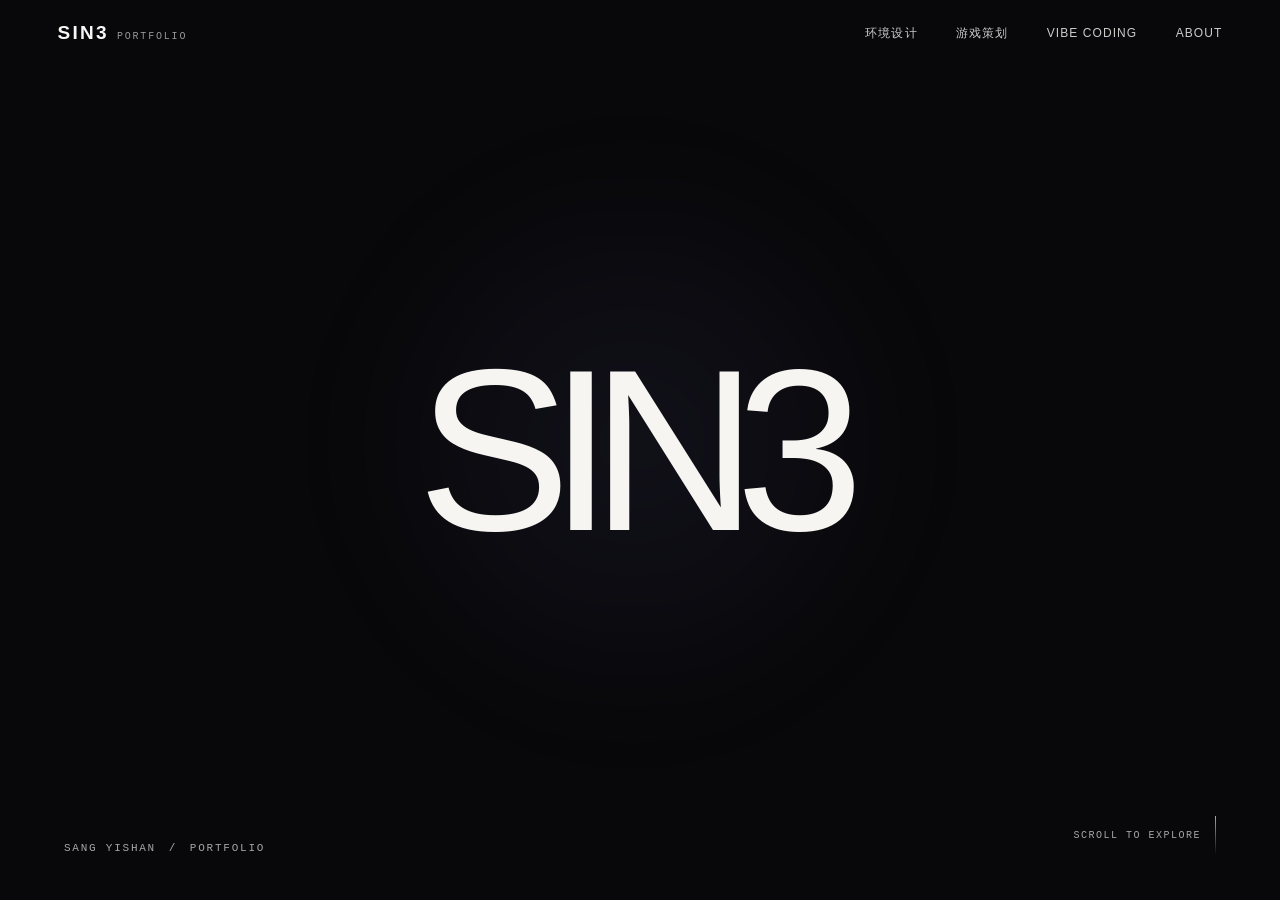
<file: index.html>
<!doctype html>
<html lang="zh-CN">
<head>
  <meta charset="utf-8">
  <meta name="viewport" content="width=device-width,initial-scale=1,viewport-fit=cover">
  <meta name="theme-color" content="#09090b">
  <meta name="description" content="桑艺珊的个人作品集，收录环境设计、游戏策划与 Vibe Coding 作品。">
  <title>SIN3 — 桑艺珊作品集</title>
  <link rel="icon" type="image/svg+xml" href="./favicon.svg">
  <style>
    :root{color-scheme:dark;--ink:#09090b;--paper:#f0efeb;--muted:#9b9aa0;--line:rgba(255,255,255,.16);--acid:#d7ff73;--violet:#9189ff;--serif:"Songti SC","Noto Serif SC","SimSun",Georgia,serif;--sans:"Arial","Microsoft YaHei",sans-serif;--mono:"Courier New",monospace}
    *{box-sizing:border-box}html{scroll-behavior:smooth;background:var(--ink)}body{margin:0;background:var(--ink);color:#f6f5f2;font-family:var(--sans);font-size:16px;-webkit-font-smoothing:antialiased}button,a{font:inherit}a{color:inherit;text-decoration:none}button{color:inherit}img{display:block;max-width:100%}::selection{background:var(--acid);color:#111}
    .topbar{position:fixed;z-index:40;inset:0 0 auto;display:flex;align-items:center;justify-content:space-between;padding:22px clamp(20px,4.5vw,72px);mix-blend-mode:difference;color:white;pointer-events:none}.topbar>*{pointer-events:auto}.brand{font-size:19px;font-weight:700;letter-spacing:.12em}.brand small{font:10px var(--mono);letter-spacing:.18em;opacity:.6;margin-left:8px}.toplinks{display:flex;gap:clamp(16px,3vw,42px);align-items:center}.toplinks button,.toplinks a{background:none;border:0;padding:0;color:inherit;cursor:pointer;font-size:12px;letter-spacing:.09em;text-transform:uppercase;opacity:.82}.toplinks button:hover,.toplinks a:hover{opacity:1;color:var(--acid)}
    .topbar{transition:background-color .22s ease,border-color .22s ease,backdrop-filter .22s ease,color .22s ease}
    body.nav-glass-light .topbar{mix-blend-mode:normal;color:#29282b;background:rgba(244,242,237,.72);backdrop-filter:blur(11px);border-bottom:1px solid #17171712}
    body.nav-glass-dark .topbar{mix-blend-mode:normal;color:#f4f3f0;background:rgba(10,10,12,.66);backdrop-filter:blur(11px);border-bottom:1px solid #ffffff12}
    body.about-mode.nav-glass-dark .topbar{background:rgba(10,10,12,.66)}
    #app{min-height:100vh}.cover{height:100svh;min-height:600px;position:relative;display:grid;place-items:center;overflow:hidden;background:#08080a;isolation:isolate}.cover::before{content:"";position:absolute;width:min(70vw,760px);aspect-ratio:1;border-radius:50%;background:radial-gradient(circle at 49% 49%,rgba(86,81,141,.12),transparent 57%);filter:blur(28px)}.cover-title{view-transition-name:sin3-title;position:relative;font-size:clamp(74px,18vw,240px);font-weight:500;letter-spacing:-.095em;line-height:.8;margin-right:.09em}.cover-sub{position:absolute;left:clamp(22px,5vw,76px);bottom:clamp(28px,5vh,58px);font:11px var(--mono);letter-spacing:.16em;color:#a6a5aa}.scrollcue{position:absolute;right:clamp(22px,5vw,76px);bottom:clamp(25px,5vh,54px);display:flex;gap:14px;align-items:center;font:10px var(--mono);letter-spacing:.15em;color:#a6a5aa}.scrollcue i{height:39px;width:1px;background:linear-gradient(#a6a5aa,transparent);display:inline-block;animation:cue 1.5s ease-in-out infinite}@keyframes cue{50%{transform:scaleY(.55);transform-origin:top;opacity:.55}}
    .hub{min-height:100svh;height:max(760px,100svh);position:relative;isolation:isolate;overflow:hidden;background:#101013}.hub-media,.hub-shade{position:absolute;inset:0;z-index:-2}.hub-media img{position:absolute;inset:0;width:100%;height:100%;object-fit:cover;object-position:center;opacity:0;transform:scale(1.02);transition:opacity 1300ms cubic-bezier(.65,0,.35,1),transform 1600ms ease}.hub-media img.is-active{opacity:1;transform:scale(1)}.hub-shade{z-index:-1;background:linear-gradient(180deg,#060609aa 0%,#06060920 28%,#07070955 58%,#070709d9 100%),linear-gradient(90deg,#0505074d,transparent 65%)}.hub-topline{position:absolute;top:100px;left:clamp(22px,5vw,76px);right:clamp(22px,5vw,76px);display:flex;justify-content:space-between;align-items:center;font:10px var(--mono);letter-spacing:.18em;text-transform:uppercase;color:#ddd}.hub-topline span:last-child{color:#c8c7ca}.hub-center{position:absolute;left:50%;top:50%;transform:translate(-50%,-50%);text-align:center;width:min(80vw,760px);pointer-events:none}.hub-center h1{view-transition-name:sin3-title;position:absolute;left:50%;top:0;transform:translate(-50%,-50%);font-family:var(--sans);font-size:clamp(46px,8vw,112px);font-weight:500;letter-spacing:-.095em;line-height:.8;margin:0;text-shadow:0 5px 50px #0007}.hub-center p{position:absolute;top:clamp(54px,9vw,124px);left:0;right:0;font:10px var(--mono);letter-spacing:.24em;text-transform:uppercase;margin:0;color:#d1d0d2}
    .project-orbit{position:absolute;inset:0;pointer-events:none}.orbit-link{position:absolute;pointer-events:auto;display:inline-flex;align-items:center;gap:9px;padding:8px 0;color:#f8f7f4;font-size:clamp(12px,1vw,15px);font-weight:600;letter-spacing:.015em;text-shadow:0 2px 16px #0009;transition:color .25s,transform .35s}.orbit-link::before{content:"";width:6px;height:6px;border-radius:50%;background:var(--acid);transform:scale(.55);opacity:0;transition:opacity .25s,transform .25s}.orbit-link:hover,.orbit-link:focus-visible{color:var(--acid);transform:translateY(-3px)}.orbit-link:hover::before,.orbit-link:focus-visible::before{opacity:1;transform:scale(1)}.orbit-link.active{color:var(--acid)}.orbit-link.active::before{opacity:1;transform:scale(1)}.orbit-link[data-project="tree"]{top:24%;left:13%}.orbit-link[data-project="eaves"]{top:33%;right:10%}.orbit-link[data-project="salt"]{bottom:23%;right:16%}.orbit-link[data-project="game"]{bottom:28%;left:11%}.hub-current{position:absolute;left:clamp(22px,5vw,76px);bottom:clamp(32px,6vh,72px);max-width:310px}.hub-current .eyebrow{font:10px var(--mono);letter-spacing:.18em;color:var(--acid);text-transform:uppercase}.hub-current h2{font-family:var(--serif);font-weight:400;font-size:clamp(26px,3vw,42px);margin:9px 0 6px}.hub-current p{font-size:13px;color:#d0cfd2;margin:0}.view-project{position:absolute;right:clamp(22px,5vw,76px);bottom:clamp(32px,6vh,72px);border:1px solid #ffffff88;border-radius:999px;padding:13px 19px;font-size:12px;background:#1112;backdrop-filter:blur(10px);cursor:pointer;transition:background .25s,color .25s,border-color .25s}.view-project:hover{background:var(--acid);border-color:var(--acid);color:#111}.hub-back-intro{position:absolute;left:clamp(22px,5vw,76px);top:101px;font:9px var(--mono);letter-spacing:.15em;color:#ffffffb8}.hub-back-intro:hover{color:var(--acid)}.route-enter{animation:route-enter .55s both}@keyframes route-enter{from{opacity:.65;transform:translateY(10px)}to{opacity:1;transform:translateY(0)}}.hub-scroll{position:absolute;right:50%;bottom:20px;transform:translateX(50%);font:9px var(--mono);letter-spacing:.15em;color:#f5f4f2a6}
    .page-light{min-height:100vh;background:var(--paper);color:#161619;padding:120px clamp(20px,5vw,80px) 90px}.page-head{display:flex;align-items:flex-end;justify-content:space-between;gap:30px;border-bottom:1px solid #17171733;padding-bottom:28px;margin-bottom:32px}.eyebrow{font:10px var(--mono);letter-spacing:.18em;text-transform:uppercase;color:#747279}.page-head h1{font-family:var(--serif);font-size:clamp(48px,8vw,112px);line-height:.98;font-weight:400;letter-spacing:-.055em;margin:18px 0 0}.page-head p{max-width:340px;font-size:14px;line-height:1.8;color:#65646a;margin:0}.project-grid{display:grid;grid-template-columns:repeat(2,minmax(0,1fr));gap:14px}.work-card{display:block;position:relative;overflow:hidden;background:#17171a;color:#fff;min-height:400px;aspect-ratio:1.12;border-radius:2px}.work-card img{position:absolute;width:100%;height:100%;inset:0;object-fit:cover;transition:transform .9s cubic-bezier(.18,.68,.2,1),filter .5s}.work-card::after{content:"";position:absolute;inset:0;background:linear-gradient(180deg,transparent 35%,#09090bba 100%);pointer-events:none}.work-card:hover img{transform:scale(1.045);filter:saturate(1.08)}.work-card-copy{position:absolute;z-index:1;left:clamp(18px,3vw,38px);right:20px;bottom:clamp(18px,3vw,38px)}.work-card-copy .eyebrow{color:#e2e1e2ad}.work-card-copy h2{font-family:var(--serif);font-size:clamp(24px,3.3vw,42px);font-weight:400;margin:12px 0 4px}.work-card-copy p{margin:0;color:#d4d2d2;font-size:13px}.work-card .card-arrow{position:absolute;z-index:1;right:28px;top:26px;font:13px var(--mono);color:#fff;transition:transform .3s}.work-card:hover .card-arrow{transform:translate(3px,-3px)}.empty-state{padding:clamp(44px,8vw,110px) 0;display:flex;align-items:flex-start;gap:20px;border-bottom:1px solid #17171733}.empty-state .num{font:12px var(--mono);color:#737279}.empty-state h2{font-family:var(--serif);font-size:clamp(30px,5vw,64px);font-weight:400;margin:0 0 14px}.empty-state p{color:#67666c;line-height:1.8;margin:0;max-width:560px}
    .detail{background:var(--paper);color:#17171a;min-height:100vh;padding-bottom:80px}.detail-hero{position:relative;height:min(86svh,920px);min-height:560px;background:#131316;overflow:hidden;color:#fff}.detail-hero>img{position:absolute;inset:0;width:100%;height:100%;object-fit:cover;filter:brightness(.76);transform:scale(1.015)}.detail-hero::after{content:"";position:absolute;inset:0;background:linear-gradient(90deg,#09090bb8,transparent 75%),linear-gradient(0deg,#09090bb3,transparent 75%)}.detail-hero-copy{position:absolute;z-index:1;left:clamp(22px,8vw,130px);right:clamp(22px,8vw,130px);bottom:clamp(42px,8vh,100px);max-width:960px}.detail-hero-copy .eyebrow{color:#e7e5e2}.detail-hero-copy h1{font-family:var(--serif);font-size:clamp(54px,10vw,144px);font-weight:400;letter-spacing:-.06em;line-height:.96;margin:16px 0}.detail-hero-copy p{font-size:clamp(14px,1.5vw,18px);line-height:1.7;max-width:640px;color:#e4e2df;margin:0}.detail-overview{display:grid;grid-template-columns:minmax(190px,28%) 1fr;gap:8vw;padding:72px clamp(22px,8vw,130px);border-bottom:1px solid #17171726}.detail-meta{display:grid;gap:16px;align-content:start}.meta-item{border-top:1px solid #19191b3a;padding-top:12px}.meta-item span{display:block;font:9px var(--mono);letter-spacing:.16em;color:#77767c;text-transform:uppercase;margin-bottom:7px}.meta-item strong{font-size:13px;font-weight:600;line-height:1.6}.overview-copy .eyebrow{color:#78777d}.overview-copy h2{font-family:var(--serif);font-size:clamp(30px,4.7vw,60px);font-weight:400;line-height:1.28;letter-spacing:-.035em;margin:12px 0 20px;max-width:850px}.overview-copy p{font-size:15px;line-height:1.9;color:#66656b;max-width:760px;margin:0}.story-section{padding:80px clamp(22px,8vw,130px);display:grid;grid-template-columns:minmax(180px,28%) 1fr;gap:8vw;align-items:start}.story-label{position:sticky;top:100px}.story-label .eyebrow{color:#85838a}.story-label h3{font-family:var(--serif);font-size:clamp(23px,3vw,36px);font-weight:400;margin:10px 0}.story-copy{max-width:900px}.story-copy p{font-size:15px;line-height:1.9;color:#5f5e64;margin:0 0 26px}.story-image{width:100%;max-height:78vh;object-fit:cover;cursor:zoom-in;background:#ddd}.story-image.contain{object-fit:contain;background:#19191a;max-height:100vh}.image-caption{margin:11px 0 35px;color:#77767a;font-size:11px;letter-spacing:.04em}.image-pair{display:grid;grid-template-columns:1fr 1fr;gap:12px;margin:34px 0}.image-pair .story-image{height:clamp(240px,36vw,540px)}.image-pair .story-image.tall{height:clamp(240px,45vw,620px)}.detail-video{width:100%;display:block;background:#111;margin:32px 0 12px;max-height:80vh}.board-stack{display:grid;grid-template-columns:1fr;gap:18px;margin-top:32px}.board-stack img{width:100%;height:auto;cursor:zoom-in;background:#18181a}.project-nav{display:flex;justify-content:space-between;gap:15px;margin:30px clamp(22px,8vw,130px) 0;padding-top:22px;border-top:1px solid #17171740}.project-nav button{border:0;background:none;color:#161619;cursor:pointer;text-align:left;font-size:13px;padding:10px 0}.project-nav button:last-child{text-align:right}.project-nav button span{display:block;font:9px var(--mono);letter-spacing:.16em;color:#77767c;margin-bottom:7px}.project-nav button strong{font-weight:600}
    .about-page{background:#101013;color:#f3f2ef;overflow:clip}.about-journey{height:220svh;position:relative;isolation:isolate}.about-sticky{position:sticky;top:0;height:100svh;min-height:620px;overflow:hidden;background:#101013}.about-intro{position:absolute;z-index:2;left:50%;top:46%;width:min(54vw,760px);transform:translate(-50%,-50%);text-align:center;transition:opacity .15s linear;pointer-events:none}.about-intro .eyebrow{color:#b6b4bb}.about-intro h1{font-family:var(--serif);font-size:clamp(60px,10vw,138px);font-weight:400;letter-spacing:-.06em;line-height:.98;margin:18px 0 22px}.about-lead{font-size:clamp(17px,2vw,26px);line-height:1.7;color:#e7e6e2;margin:0 auto;max-width:720px}.about-categories{display:flex;justify-content:center;flex-wrap:wrap;gap:10px;margin-top:30px}.about-categories span{border:1px solid #fff4;border-radius:999px;padding:9px 14px;font-size:11px;color:#ceccd1}.about-scatter{position:absolute;inset:0;z-index:3;pointer-events:none}.about-floating{position:absolute;left:0;top:0;width:220px;height:220px;border-radius:4px;overflow:hidden;color:#fff;box-shadow:0 18px 60px #0007;will-change:left,top,width,height,transform}.about-photo{position:absolute;inset:0;display:grid;place-items:center;overflow:hidden;background:linear-gradient(145deg,var(--tone-a),var(--tone-b))}.about-photo::before,.about-photo::after{content:"";position:absolute;border-radius:50%;width:68%;aspect-ratio:1;background:#ffffff12;filter:blur(1px)}.about-photo::after{width:38%;transform:translate(42%,38%);background:#05050827}.about-placeholder-label{position:relative;z-index:1;padding:8px 10px;border:1px solid #ffffff75;background:#08080a55;font:9px var(--mono);letter-spacing:.14em;text-transform:uppercase}.about-floating-copy{position:absolute;z-index:2;inset:auto 0 0;padding:38px 14px 13px;background:linear-gradient(transparent,#07070bdc);opacity:0;transition:opacity .2s}.about-floating-copy strong{display:block;font-size:13px}.about-floating-copy span{display:block;margin-top:5px;font-size:10px;line-height:1.5;color:#dfdee3}.about-scroll-hint{position:absolute;z-index:4;bottom:28px;left:50%;transform:translateX(-50%);font:9px var(--mono);letter-spacing:.16em;color:#b9b8be;white-space:nowrap}.about-grid{position:absolute;top:120svh;left:clamp(20px,6vw,92px);right:clamp(20px,6vw,92px);height:100svh;min-height:620px;padding:clamp(24px,4vh,50px) 0;display:grid;grid-template-rows:auto 1fr;gap:18px;opacity:0;z-index:1}.about-grid-head{display:flex;justify-content:space-between;align-items:end;border-bottom:1px solid #ffffff35;padding-bottom:12px}.about-grid-head .eyebrow{color:#aaa9af}.about-grid-head h2{font-family:var(--serif);font-size:clamp(24px,3vw,40px);font-weight:400;margin:7px 0 0}.about-grid-head p{color:#b6b5bc;font-size:11px;margin:0}.about-grid-items{display:grid;grid-template-columns:repeat(3,minmax(0,1fr));grid-template-rows:repeat(2,minmax(0,1fr));gap:12px}.about-story-card{position:relative;min-width:0;min-height:0;overflow:hidden;background:#19191d;border:1px solid #ffffff20;border-radius:4px;color:#fff}.about-story-card .about-photo{position:absolute;inset:0}.about-story-card .about-photo::before{width:48%}.about-card-info{position:absolute;z-index:2;inset:auto 0 0;padding:42px 15px 13px;background:linear-gradient(transparent,#08080be8)}.about-card-info strong{display:block;font-size:13px}.about-card-info p{font-size:10px;color:#dad9df;line-height:1.55;margin:5px 0 0}.about-footer{padding:25px clamp(22px,5vw,80px);background:#101013;color:#8e8c93;display:flex;justify-content:space-between;gap:20px;font:9px var(--mono);letter-spacing:.12em}.back-home{position:fixed;z-index:30;left:clamp(20px,4.5vw,72px);bottom:24px;background:#151518d9;border:1px solid #ffffff27;color:#fff;border-radius:999px;padding:11px 15px;font-size:11px;backdrop-filter:blur(12px);cursor:pointer}.back-home:hover{color:var(--acid);border-color:#d7ff7380}
    dialog.lightbox{width:min(94vw,1500px);max-width:none;max-height:94svh;border:0;padding:0;background:#09090b;color:#fff}dialog.lightbox::backdrop{background:#000e;backdrop-filter:blur(8px)}.lightbox img{max-height:86svh;width:100%;object-fit:contain}.lightbox-close{position:absolute;top:12px;right:14px;width:40px;height:40px;border:1px solid #fff7;border-radius:50%;background:#1119;color:#fff;font-size:20px;cursor:pointer}.lightbox-caption{padding:12px 18px 16px;font-size:12px;color:#cbc9ce}
    .fade-in{animation:rise .8s both}@keyframes rise{from{opacity:0;transform:translateY(18px)}to{opacity:1;transform:translateY(0)}}

    @keyframes hub-reveal{from{opacity:0;filter:blur(7px);transform:scale(1.025)}to{opacity:1;filter:blur(0);transform:scale(1)}}.hub.stage-reveal .hub-media img.is-active{animation:hub-reveal 1.2s cubic-bezier(.2,.65,.2,1) both}.cover.is-intro-stage .scrollcue{cursor:pointer}.hub.stage-reveal .hub-topline,.hub.stage-reveal .hub-center,.hub.stage-reveal .project-orbit,.hub.stage-reveal .hub-current,.hub.stage-reveal .view-project,.hub.stage-reveal .hub-back-intro,.hub.stage-reveal .hub-scroll{animation:hub-float-in .85s both}.hub.stage-reveal .hub-center{animation-delay:.1s}.hub.stage-reveal .project-orbit{animation-delay:.2s}.hub.stage-reveal .hub-current,.hub.stage-reveal .view-project{animation-delay:.3s}@keyframes hub-float-in{from{opacity:0;translate:0 12px}to{opacity:1;translate:0 0}}::view-transition-group(sin3-title){animation-duration:1.25s;animation-timing-function:cubic-bezier(.22,.61,.36,1)}::view-transition-old(sin3-title),::view-transition-new(sin3-title){animation-duration:1.25s}::view-transition-old(root){animation:page-soft-out 1.25s ease both}::view-transition-new(root){animation:page-soft-in 1.25s ease both}@keyframes page-soft-out{to{opacity:0}}@keyframes page-soft-in{from{opacity:0}to{opacity:1}}
    @media(max-width:760px){.topbar{padding:18px 20px}.brand{font-size:16px}.brand small{display:none}.toplinks{gap:8px 11px;max-width:68%;justify-content:flex-end;flex-wrap:wrap}.toplinks button,.toplinks a{font-size:9px}.toplinks .nav-vibe{display:block}.cover{min-height:560px}.cover-title{font-size:clamp(86px,23vw,168px)}.hub{height:100svh;min-height:700px}.hub-topline{top:83px}.hub-back-intro{top:84px}.hub-center{top:50%;width:86vw}.hub-center h1{font-size:clamp(44px,14vw,80px)}.hub-center p{top:clamp(40px,calc(5.6vw + 22px),54px);font-size:8px;line-height:1.8}.orbit-link{font-size:12px;padding:8px 0}.orbit-link[data-project="tree"]{top:24%;left:6%}.orbit-link[data-project="eaves"]{top:35%;right:5%}.orbit-link[data-project="salt"]{bottom:27%;right:6%}.orbit-link[data-project="game"]{bottom:33%;left:7%}.hub-current{bottom:88px;left:20px;max-width:230px}.hub-current h2{font-size:25px}.hub-current p{font-size:11px}.view-project{bottom:88px;right:20px;padding:11px 14px;font-size:11px}.hub-scroll{bottom:17px}.page-light{padding:100px 18px 60px}.page-head{display:block;padding-bottom:20px}.page-head h1{font-size:58px}.page-head p{margin-top:17px;max-width:520px}.project-grid{grid-template-columns:1fr;gap:10px}.work-card{min-height:330px;aspect-ratio:1.05}.detail-hero{height:78svh;min-height:560px}.detail-hero-copy{bottom:42px}.detail-hero-copy h1{font-size:clamp(54px,17vw,100px)}.detail-overview,.story-section{display:block;padding:44px 22px}.detail-meta{grid-template-columns:1fr 1fr;gap:12px 20px;margin-bottom:40px}.story-label{position:static;margin-bottom:22px}.story-copy p{font-size:14px}.image-pair{gap:7px}.image-pair .story-image,.image-pair .story-image.tall{height:clamp(190px,56vw,360px)}.project-nav{margin:24px 22px 0}.about-sticky{min-height:700px}.about-intro{top:46%;width:82vw}.about-intro h1{font-size:20vw}.about-lead{font-size:16px;line-height:1.65}.about-categories{gap:7px;margin-top:22px}.about-categories span{font-size:10px;padding:8px 10px}.about-floating{border-radius:3px}.about-floating-copy strong{font-size:11px}.about-floating-copy span{font-size:9px}.about-grid{left:16px;right:16px;min-height:700px;gap:12px}.about-grid-items{grid-template-columns:repeat(2,minmax(0,1fr));grid-template-rows:repeat(3,minmax(0,1fr));gap:8px}.about-card-info{padding:32px 9px 9px}.about-card-info strong{font-size:11px}.about-card-info p{font-size:9px}.about-grid-head p{max-width:140px;text-align:right;line-height:1.5}.about-scroll-hint{bottom:16px}.about-footer{padding:22px;flex-direction:column}.site-footer{padding:22px;flex-direction:column}.back-home{bottom:14px;left:14px}}
    @media(max-width:390px){.toplinks{gap:7px 9px}.toplinks button,.toplinks a{font-size:9px}.orbit-link{font-size:11px}.hub-current{max-width:190px}.view-project{padding:10px 11px}}
    @media(prefers-reduced-motion:reduce){.hub.stage-reveal .hub-media img.is-active{animation:none}::view-transition-old(*),::view-transition-new(*){animation-duration:.01ms!important}*,*::before,*::after{scroll-behavior:auto!important;animation-duration:.01ms!important;animation-iteration-count:1!important;transition-duration:.01ms!important}}
  
    .story-block-figure{margin:30px 0;min-width:0}.story-block-figure img{display:block;width:100%;max-height:78vh;object-fit:cover;background:#ddd}.story-block-figure.is-contain img{object-fit:contain;background:#eeedeb;padding:clamp(10px,1.6vw,22px);max-height:82vh}.story-block-figure figcaption{margin-top:10px;color:#77767a;font-size:12px;line-height:1.6;letter-spacing:.025em}.story-block-gallery{display:grid;grid-template-columns:repeat(2,minmax(0,1fr));gap:14px;margin:34px 0}.story-block-gallery .story-block-figure{margin:0}.story-block-gallery.stack{grid-template-columns:1fr;gap:24px}
    @media(max-width:760px){.story-block-gallery.two{grid-template-columns:1fr;gap:20px}.story-block-figure img{max-height:68svh}.story-block-figure.is-contain img{max-height:72svh}}
  </style>
<style id="about-journey-refresh">
    .about-page{background:#050506;color:#f3f2ef;overflow:clip}.about-journey{height:320svh;position:relative;isolation:isolate}.about-sticky{position:sticky;top:0;height:100svh;min-height:660px;overflow:hidden;background:#050506}.about-intro{position:absolute;z-index:2;left:50%;top:46%;width:min(56vw,1040px);transform:translate(-50%,-50%);text-align:center;pointer-events:none;will-change:transform,opacity}.about-lead{font-size:clamp(18px,1.55vw,27px);line-height:1.65;color:#f0efed;margin:0 auto;max-width:100%}.about-identity{position:absolute;z-index:4;left:clamp(24px,6.5vw,132px);top:14%;width:min(72vw,1000px);text-align:left;opacity:0;transform:translateY(16px);pointer-events:none;will-change:opacity,transform}.about-identity .eyebrow{color:#b6b4bb}.about-identity h1{font-family:var(--serif);font-size:clamp(60px,10vw,138px);font-weight:400;letter-spacing:-.06em;line-height:.98;margin:18px 0 0}.about-categories{display:flex;justify-content:flex-start;flex-wrap:wrap;gap:10px;margin-top:28px}.about-categories span{border:1px solid #ffffff45;border-radius:999px;padding:9px 14px;font-size:11px;color:#ceccd1}.about-scatter{position:absolute;inset:0;z-index:3;pointer-events:none}.about-floating{position:absolute;left:0;top:0;display:block;box-sizing:border-box;overflow:hidden;background:transparent;border:1px solid transparent;border-radius:18px;color:#fff;will-change:left,top,width,height,transform,border-radius,background-color,box-shadow}.about-photo{position:absolute;left:0;top:0;width:100%;height:100%;display:block;overflow:hidden;background:#171719;border-radius:inherit;will-change:left,top,width,height,border-radius}.about-photo::before,.about-photo::after{display:none!important}.about-photo img{position:absolute;inset:0;width:100%;height:100%;display:block;object-fit:cover;user-select:none}.about-floating .about-card-info{position:absolute;left:6%;right:6%;bottom:4%;display:flex;align-items:center;justify-content:space-between;gap:8px;opacity:0;white-space:nowrap;will-change:opacity}.about-card-info strong{font-size:clamp(12px,1.15vw,18px);font-weight:600;color:#f7f6f4}.about-card-info span{font-size:clamp(10px,.95vw,15px);color:#98979b;text-align:right}.about-scroll-hint{position:absolute;z-index:5;bottom:28px;left:50%;transform:translateX(-50%);font:9px var(--mono);letter-spacing:.16em;color:#b9b8be;white-space:nowrap;transition:opacity .2s}.about-grid{position:absolute;top:278svh;left:0;right:0;height:42svh;min-height:300px;padding:0 clamp(20px,5.8vw,96px);display:block;opacity:0;z-index:1;will-change:opacity}.about-grid-items{display:grid;grid-template-columns:repeat(3,minmax(0,1fr));gap:clamp(10px,1.2vw,18px);align-items:start}.about-story-card{position:relative;min-width:0;height:clamp(300px,42svh,460px);overflow:hidden;background:#111113;border:1px solid #ffffff12;border-radius:11px;color:#fff}.about-story-card .about-photo{left:14%;top:6%;width:72%;height:77%;border-radius:13px}.about-story-card .about-card-info{position:absolute;left:6%;right:6%;bottom:4%;display:flex;align-items:center;justify-content:space-between;gap:8px}.about-footer{position:relative;z-index:0;padding:25px clamp(22px,5vw,80px);background:#050506;color:#8e8c93;display:flex;justify-content:space-between;gap:20px;font:9px var(--mono);letter-spacing:.12em}
    @media(max-width:760px){.about-journey{height:210svh}.about-sticky{min-height:680px}.about-intro{top:46%;width:84vw}.about-lead{font-size:clamp(16px,4.2vw,20px);line-height:1.65}.about-identity{left:8vw;top:14%;width:84vw}.about-identity h1{font-size:clamp(60px,18vw,94px);margin-top:15px}.about-categories{gap:7px;margin-top:24px}.about-categories span{font-size:10px;padding:8px 10px}.about-floating .about-card-info strong{font-size:11px}.about-floating .about-card-info span{font-size:9px}.about-scroll-hint{bottom:16px}.about-grid{top:128svh;height:82svh;min-height:580px;padding:0 6vw}.about-grid-items{grid-template-columns:repeat(2,minmax(0,1fr));grid-template-rows:repeat(3,clamp(230px,32svh,330px));gap:8px}.about-story-card{height:clamp(230px,32svh,330px);border-radius:9px}.about-story-card .about-photo{left:14%;top:6%;width:72%;height:77%;border-radius:10px}.about-story-card .about-card-info{gap:5px}.about-story-card .about-card-info strong{font-size:11px}.about-story-card .about-card-info span{font-size:9px}}
    @media(prefers-reduced-motion:reduce){.about-journey{height:auto}.about-sticky{position:relative;height:auto;min-height:100svh;padding:20vh 0 8vh}.about-intro{position:relative;left:auto;top:auto;width:min(84vw,720px);margin:0 auto;transform:none!important;opacity:1!important}.about-identity{display:none}.about-scatter,.about-scroll-hint{display:none}.about-grid{position:relative;top:auto;height:auto;min-height:0;padding:24px 6vw;opacity:1!important}.about-grid-items{grid-template-columns:repeat(2,minmax(0,1fr));grid-template-rows:none}.about-story-card{height:clamp(230px,32svh,330px)}.about-story-card:nth-child(3){grid-column:auto;width:auto}.about-footer{position:relative}}


</style>

  <style id="about-continuous-six-cards">
    .about-page{background:#050506;color:#f3f2ef;overflow:clip}
    .about-journey{height:auto!important;position:relative;isolation:isolate}
    .about-intro-stage{position:relative;height:100svh;min-height:100svh;display:grid;place-items:center;isolation:isolate}
    .about-intro{position:relative;left:auto;top:auto;z-index:3;width:min(56vw,1040px);transform:none;text-align:center;pointer-events:none;will-change:transform,opacity}
    .about-lead{font-size:clamp(18px,1.55vw,27px);line-height:1.65;color:#f0efed;margin:0 auto;max-width:100%}
    .about-scroll-hint{position:absolute;z-index:2;bottom:28px;left:50%;transform:translateX(-50%);font:9px var(--mono);letter-spacing:.16em;color:#b9b8be;white-space:nowrap;transition:opacity .2s}
    .about-content-stage{position:relative;z-index:1;padding:14svh clamp(20px,5.8vw,96px) 10svh;isolation:isolate}
    .about-identity{position:relative;left:auto;top:auto;z-index:1;width:min(72vw,1000px);text-align:left;opacity:0;transform:translateY(16px);pointer-events:none;will-change:opacity,transform}
    .about-identity .eyebrow{color:#b6b4bb}
    .about-identity h1{font-family:var(--serif);font-size:clamp(60px,10vw,138px);font-weight:400;letter-spacing:-.06em;line-height:.98;margin:18px 0 0}
    .about-categories{display:flex;justify-content:flex-start;flex-wrap:wrap;gap:10px;margin-top:28px}
    .about-categories span{border:1px solid #ffffff45;border-radius:999px;padding:9px 14px;font-size:11px;color:#ceccd1}
    .about-grid{position:relative;top:auto;left:auto;right:auto;z-index:2;height:auto;min-height:0;padding:0;margin-top:clamp(120px,24svh,250px);opacity:1;will-change:auto}
    .about-grid-items{display:grid;grid-template-columns:repeat(3,minmax(0,1fr));grid-template-rows:none;grid-auto-rows:clamp(300px,42svh,460px);gap:clamp(10px,1.2vw,18px);align-items:start;overflow:visible;pointer-events:none}
    .about-story-card{position:relative;min-width:0;height:clamp(300px,42svh,460px);overflow:hidden;background:#111113;border:1px solid #ffffff12;border-radius:11px;color:#fff;transform-origin:center center;will-change:transform}
    .about-grid-items[data-scatter-settled="true"]{pointer-events:auto}
    .about-story-card .about-photo{left:14%;top:6%;width:72%;height:77%;border-radius:13px;transition:none}
    .about-story-card .about-photo img{transition:transform .42s cubic-bezier(.22,.61,.36,1);transform:scale(1);transform-origin:center;will-change:transform}
    .about-photo{position:absolute;display:block;overflow:hidden;background:#171719;border-radius:inherit}
    .about-photo img{position:absolute;inset:0;width:100%;height:100%;display:block;object-fit:cover;user-select:none}
    .about-card-info{position:absolute;z-index:2;left:6%;right:6%;bottom:4%;display:flex;align-items:center;justify-content:space-between;gap:8px;padding:0;background:none;opacity:0;white-space:nowrap;will-change:opacity}
    .about-card-info strong{font-size:clamp(12px,1.15vw,18px);font-weight:600;color:#f7f6f4}
    .about-card-info span{font-size:clamp(10px,.95vw,15px);color:#98979b;text-align:right}
    .about-grid-items[data-scatter-settled="true"] .about-story-card:hover .about-photo img{transform:scale(1.045)}
    .about-footer{position:relative;z-index:0;padding:25px clamp(22px,5vw,80px);background:#050506;color:#8e8c93;display:flex;justify-content:space-between;gap:20px;font:9px var(--mono);letter-spacing:.12em}
    @media(max-width:760px){.about-intro{width:84vw}.about-lead{font-size:clamp(16px,4.2vw,20px);line-height:1.65}.about-content-stage{padding:14svh 6vw 9svh}.about-identity{width:84vw}.about-identity h1{font-size:clamp(60px,18vw,94px);margin-top:15px}.about-categories{gap:7px;margin-top:24px}.about-categories span{font-size:10px;padding:8px 10px}.about-scroll-hint{bottom:16px}.about-grid{margin-top:clamp(90px,20svh,170px)}.about-grid-items{grid-template-columns:repeat(2,minmax(0,1fr));grid-template-rows:none;grid-auto-rows:clamp(230px,32svh,330px);gap:8px}.about-story-card{height:clamp(230px,32svh,330px);border-radius:9px}.about-story-card .about-photo{left:14%;top:6%;width:72%;height:77%;border-radius:10px}.about-card-info{gap:5px}.about-card-info strong{font-size:11px}.about-card-info span{font-size:9px}.about-footer{padding:22px;flex-direction:column}}
    @media(prefers-reduced-motion:reduce){.about-intro{opacity:1!important;transform:none!important}.about-identity{display:block!important;opacity:1!important;transform:none!important}.about-card-info{opacity:1!important}.about-story-card,.about-story-card .about-photo,.about-story-card .about-photo img{transition:none!important}}
  </style>
  <style id="project-detail-enhancements">
    .story-subheading{margin:32px 0 12px;font-size:15px;font-weight:650;line-height:1.6;color:#29282d;letter-spacing:.015em}
    .story-board-stack{display:grid;grid-template-columns:1fr;gap:18px;margin:28px 0 38px}
    .story-board-stack img{display:block;width:100%;height:auto;background:#eeedeb;cursor:zoom-in}
    .story-pdf{margin:32px 0 40px;border:1px solid #17171725;background:#e9e8e5}
    .game-plan-preview{display:grid;grid-template-columns:minmax(0,1.2fr) minmax(230px,.8fr);gap:clamp(18px,3vw,34px);align-items:center;padding:clamp(14px,2.2vw,24px)}
    .game-plan-standalone{padding:36px clamp(22px,8vw,130px);border-bottom:1px solid #17171726;background:var(--paper)}
    .game-plan-standalone .story-pdf{margin:0}
    .game-plan-cover{display:block;width:100%;aspect-ratio:16/9;object-fit:contain;background:#111113;box-shadow:0 10px 28px #1112}
    .game-plan-copy .eyebrow{margin-bottom:14px;color:#77767b}
    .game-plan-copy h4{font-family:var(--serif);font-size:clamp(20px,2.4vw,30px);font-weight:400;line-height:1.35;margin:0 0 10px;color:#202023}
    .game-plan-copy p{font-size:13px;line-height:1.75;color:#66656a;margin:0 0 18px}
    .game-plan-open{display:flex;min-height:48px;align-items:center;justify-content:space-between;gap:14px;width:100%;padding:12px 16px;border:1px solid #151517;border-radius:999px;background:#171719;color:#f8f7f4;text-align:left;font-size:12px;cursor:pointer;transition:background .2s,color .2s,border-color .2s}
    .game-plan-open:hover{background:#d7ff73;border-color:#d7ff73;color:#171719}
    .game-plan-open:focus-visible,.game-plan-dialog-close:focus-visible{outline:2px solid #202023;outline-offset:4px}
    .game-plan-pdf-link{display:inline-flex;align-items:center;min-height:44px;margin-top:7px;color:#444349;font-size:11px;text-decoration:underline;text-underline-offset:4px}
    body.game-plan-modal-open{overflow:hidden}
    .game-plan-dialog{width:min(96vw,1840px);height:min(94dvh,1120px);max-width:none;max-height:none;padding:0;border:0;border-radius:22px;background:#eeede9;color:#171719;overflow:hidden;box-shadow:0 24px 80px #09090b45}
    .game-plan-dialog[open]{display:flex;flex-direction:column}
    .game-plan-dialog::backdrop{background:#10101399;backdrop-filter:blur(7px)}
    .game-plan-dialog-bar{height:58px;flex:0 0 58px;display:flex;align-items:center;justify-content:space-between;gap:16px;padding:0 18px 0 22px;border-bottom:1px solid #17171716;background:#eeede9}
    .game-plan-dialog-bar strong{font-size:12px;font-weight:600;letter-spacing:.015em}
    .game-plan-dialog-close{width:44px;height:44px;flex:0 0 44px;display:grid;place-items:center;border:0;border-radius:50%;background:transparent;color:#252529;font-size:27px;line-height:1;cursor:pointer}
    .game-plan-dialog-close:hover{background:#1717190d}
    .game-plan-dialog-body{position:relative;flex:1;min-height:0;background:#e7e6e2}
    .game-plan-dialog-body iframe{display:block;width:100%;height:100%;border:0;background:#e7e6e2}
    .detail-hero-copy h1.is-long-title{max-width:980px;font-size:clamp(38px,5.7vw,78px);line-height:1.16;letter-spacing:-.045em}
    @media(max-width:760px){.detail-hero-copy h1.is-long-title{font-size:clamp(34px,9.2vw,56px);line-height:1.2}.story-subheading{margin-top:27px}.game-plan-preview{grid-template-columns:minmax(0,1fr);gap:18px;padding:12px}.game-plan-copy{padding:2px 4px 5px}.game-plan-copy h4{font-size:24px}.game-plan-dialog{width:100vw;height:100dvh;border-radius:0;padding:env(safe-area-inset-top,0px) 0 env(safe-area-inset-bottom,0px)}.game-plan-dialog-bar{height:54px;flex-basis:54px;padding-left:16px;padding-right:12px}.game-plan-dialog-bar strong{font-size:11px}}
  </style>
  <style id="resume-route-styles">
    :root{--resume-paper:#f4f2ed;--resume-ink:#20211f;--resume-muted:#64645f;--resume-line:#c8c6bd}
    body.resume-mode{background:var(--resume-paper);color:var(--resume-ink)}
    .resume-page{min-height:100vh;background:var(--resume-paper);color:var(--resume-ink);padding:125px clamp(22px,6vw,80px) 72px}
    .resume-shell{width:min(100%,820px);margin:0 auto}
    .resume-return-top,.resume-return-bottom{display:inline-flex;align-items:center;gap:8px;color:var(--resume-ink);font-size:13px;text-decoration:underline;text-underline-offset:5px;text-decoration-color:#77776e;cursor:pointer}
    .resume-return-top:focus-visible,.resume-return-bottom:focus-visible{outline:2px solid var(--resume-ink);outline-offset:5px}
    .resume-hero{padding:44px 0 36px;border-bottom:1px solid var(--resume-line)}
    .resume-brand{font:11px var(--mono);letter-spacing:.18em;color:var(--resume-muted)}
    .resume-name{font-family:var(--serif);font-weight:500;font-size:clamp(80px,9vw,96px);line-height:1.08;letter-spacing:-.055em;margin:23px 0 9px;color:var(--resume-ink)}
    .resume-headline{font-size:17px;line-height:1.7;margin:0;color:#42433f}
    .resume-contact{display:flex;flex-wrap:wrap;gap:8px 24px;margin-top:22px;color:var(--resume-muted);font-size:14px;line-height:1.7}
    .resume-contact a{color:inherit;text-decoration:underline;text-underline-offset:4px;overflow-wrap:anywhere}
    .resume-stats{display:grid;grid-template-columns:repeat(3,minmax(0,1fr));margin-top:48px;border-top:1px solid var(--resume-line);border-bottom:1px solid var(--resume-line)}
    .resume-stat{padding:24px 18px 25px 0;min-width:0}
    .resume-stat+.resume-stat{padding-left:24px;border-left:1px solid var(--resume-line)}
    .resume-stat strong{display:block;font-family:var(--serif);font-weight:500;font-size:clamp(44px,6vw,64px);line-height:1.05;letter-spacing:-.04em}
    .resume-stat span{display:block;margin-top:9px;font-size:13px;line-height:1.6;color:var(--resume-muted)}
    .resume-section{padding-top:65px}
    .resume-section-title{font-family:var(--serif);font-size:32px;font-weight:500;line-height:1.25;letter-spacing:-.025em;margin:0 0 25px;color:var(--resume-ink)}
    .resume-entry{padding:23px 0 0;border-top:1px solid var(--resume-line)}
    .resume-entry+.resume-entry{margin-top:34px}
    .resume-entry h3{font-size:21px;font-weight:600;line-height:1.5;margin:0;color:var(--resume-ink)}
    .resume-entry-meta{font-size:14px;line-height:1.7;color:var(--resume-muted);margin:6px 0 15px}
    .resume-entry p,.resume-education p,.resume-strengths p{font-size:17px;line-height:1.85;color:#3f403c;margin:0;overflow-wrap:anywhere}
    .resume-education{border-top:1px solid var(--resume-line);padding-top:21px}
    .resume-education strong{display:block;font-size:20px;font-weight:600;line-height:1.5}
    .resume-education p{margin-top:7px}
    .resume-skill{display:grid;grid-template-columns:190px minmax(0,1fr);gap:20px;padding:17px 0;border-top:1px solid var(--resume-line)}
    .resume-skill:last-child{border-bottom:1px solid var(--resume-line)}
    .resume-skill h3{font-size:15px;font-weight:600;line-height:1.7;margin:0;color:var(--resume-muted)}
    .resume-skill p{font-size:16px;line-height:1.8;margin:0;color:#3f403c;overflow-wrap:anywhere}
    .resume-footer{margin-top:70px;padding:27px 0 0;border-top:1px solid var(--resume-line);display:flex;justify-content:space-between;align-items:flex-end;gap:20px;flex-wrap:wrap}
    .resume-footer p{margin:0;color:var(--resume-muted);font-size:14px;line-height:1.8}
    .resume-footer a{color:var(--resume-ink);text-decoration:underline;text-underline-offset:4px;overflow-wrap:anywhere}
    .resume-return-bottom{flex-shrink:0}
    .about-intro{pointer-events:auto}
    .about-resume-link{display:inline-flex;align-items:center;gap:8px;margin-top:23px;padding:9px 0;border-bottom:1px solid #ffffff78;color:#f3f2ef;font-size:12px;letter-spacing:.04em;pointer-events:auto;transition:color .2s,border-color .2s}
    .about-resume-link:hover{color:var(--acid);border-color:var(--acid)}
    .about-resume-link:focus-visible{color:var(--acid);border-color:var(--acid);outline:2px solid var(--acid);outline-offset:4px}
    .about-profile-card{display:block;color:inherit;text-decoration:none;cursor:pointer}
    .about-profile-card:focus-visible{outline:2px solid #d7ff73;outline-offset:5px}
    .about-profile-card .about-photo{background:#202221;container-type:inline-size}
    .about-profile-card .about-photo img{display:none}
    .profile-cover-art{position:absolute;inset:0;overflow:hidden;box-sizing:border-box;padding:9%;background:#202221;color:#EAE8E1;isolation:isolate}
    .profile-cover-brand{position:absolute;z-index:2;top:9%;left:9%;font:11px var(--mono);letter-spacing:.12em;color:#969A94}
    .profile-cover-watermark{position:absolute;z-index:0;right:-.02em;bottom:-.12em;font:700 48cqw/.8 Arial,sans-serif;letter-spacing:-.11em;color:rgba(234,232,225,.045);user-select:none}
    .profile-cover-copy{position:absolute;z-index:2;left:9%;right:9%;bottom:11%;display:grid;gap:8px}
    .profile-cover-rule{display:block;width:36px;height:1px;margin-bottom:3px;background:rgba(234,232,225,.45)}
    .profile-cover-copy strong{font-family:var(--serif);font-size:clamp(30px,2.5vw,36px);font-weight:500;line-height:1.18;letter-spacing:-.035em;color:#EAE8E1}
    .profile-cover-copy span{font-size:15px;line-height:1.4;color:#969A94}
    @media(max-width:760px){
      .resume-page{padding:104px 22px 52px}.resume-hero{padding:34px 0 27px}.resume-name{font-size:clamp(52px,16vw,60px);margin-top:19px}.resume-headline{font-size:16px}.resume-contact{font-size:13px;gap:5px 14px}.resume-stats{grid-template-columns:1fr;margin-top:34px}.resume-stat{padding:18px 0;display:flex;align-items:baseline;gap:14px}.resume-stat+.resume-stat{padding-left:0;border-left:0;border-top:1px solid var(--resume-line)}.resume-stat strong{font-size:48px;min-width:150px}.resume-stat span{margin-top:0;font-size:13px}.resume-section{padding-top:49px}.resume-section-title{font-size:26px;margin-bottom:20px}.resume-entry{padding-top:18px}.resume-entry h3{font-size:19px}.resume-entry-meta{font-size:13px}.resume-entry p,.resume-education p,.resume-strengths p{font-size:16px;line-height:1.8}.resume-education strong{font-size:18px}.resume-skill{grid-template-columns:1fr;gap:3px;padding:14px 0}.resume-skill p{font-size:15px;line-height:1.75}.resume-footer{margin-top:54px;align-items:flex-start;flex-direction:column;gap:18px}.about-resume-link{margin-top:19px}.about-intro{width:84vw}.profile-cover-art{padding:8%}.profile-cover-brand{top:8%;left:8%;font-size:10px}.profile-cover-copy{left:8%;right:8%;bottom:11%;gap:6px}.profile-cover-copy strong{font-size:clamp(22px,5.5vw,34px)}.profile-cover-copy span{font-size:12px}
    }
    @media(max-width:360px){.resume-page{padding-right:18px;padding-left:18px}.resume-stat strong{min-width:132px;font-size:44px}.profile-cover-brand-detail{display:none}}
  </style>
  <style id="mobile-about-grid-fix">
    @media(max-width:760px){
      .about-grid-items{display:grid;grid-template-columns:repeat(2,minmax(0,1fr));grid-template-rows:repeat(3,clamp(230px,32svh,330px));grid-auto-columns:auto;grid-auto-rows:auto;grid-auto-flow:row;gap:8px;align-items:start}
      .about-grid-items>.about-story-card{grid-column:auto;grid-row:auto;width:auto;justify-self:stretch;will-change:auto}
      .about-grid-items>.about-story-card:nth-child(1){grid-area:1/1}.about-grid-items>.about-story-card:nth-child(2){grid-area:1/2}.about-grid-items>.about-story-card:nth-child(3){grid-area:2/1}.about-grid-items>.about-story-card:nth-child(4){grid-area:2/2}.about-grid-items>.about-story-card:nth-child(5){grid-area:3/1}.about-grid-items>.about-story-card:nth-child(6){grid-area:3/2}
      body.about-mode .topbar{mix-blend-mode:normal;color:#fff;background:rgba(5,5,6,.92);backdrop-filter:blur(10px);padding:8px 12px}
      body.about-mode .brand{flex-shrink:0;font-size:16px}
      body.about-mode .toplinks{max-width:none;flex-wrap:wrap;gap:4px 8px;justify-content:flex-end}
      body.about-mode .toplinks button,body.about-mode .toplinks a{font-size:9px;letter-spacing:.04em}
    }
  </style>
  <style id="salt-album-and-category-card">
    .work-card-coursework{display:block;color:#fff;text-decoration:none}
    .work-card-coursework:focus-visible{outline:2px solid #d7ff73;outline-offset:5px}
    .work-card-coursework .work-card-copy h2{color:#f2f0ec}
    .work-card-coursework .work-card-copy p{color:#e2e0dd}
    .coursework-album-grid{display:grid;grid-template-columns:repeat(2,minmax(0,1fr));gap:14px}
    .coursework-album-reader{margin:0;background:#e9e8e5}
    .coursework-album-preview{display:flex;flex-direction:column;align-items:stretch;gap:0;padding:0}
    .coursework-album-cover{aspect-ratio:16/9;max-height:none;object-fit:cover;background:#171719;padding:0;box-shadow:none}
    .coursework-album-copy{padding:clamp(18px,2.5vw,30px)}
    .coursework-album-copy h4{margin-top:7px}
    .salt-album-preview{grid-template-columns:minmax(0,1.2fr) minmax(230px,.8fr)}
    .salt-album-cover{aspect-ratio:1.295;max-height:480px;object-fit:contain;background:#f7f4ed;padding:clamp(10px,1.6vw,22px)}
    .salt-album-reader .game-plan-open{justify-content:center}
    @media(max-width:760px){.coursework-album-grid{grid-template-columns:minmax(0,1fr)}.coursework-album-reader .game-plan-open{width:100%}.salt-album-preview{grid-template-columns:minmax(0,1fr)}.salt-album-cover{max-height:62svh}.salt-album-reader .game-plan-open{width:100%}}
  </style>
</head>
<body>
  <header class="topbar">
    <a class="brand" href="#intro" aria-label="返回 SIN3 首页">SIN3<small>PORTFOLIO</small></a>
    <nav class="toplinks" aria-label="主导航">
      <button data-nav-category="environment">环境设计</button>
      <button data-nav-category="game">游戏策划</button>
      <button class="nav-vibe" data-nav-category="vibe">Vibe Coding</button>
      <button data-nav-about>ABOUT</button>
    </nav>
  </header>
  <main id="app"></main>
  <dialog class="lightbox" id="lightbox"><button class="lightbox-close" aria-label="关闭图片">×</button><img alt=""><div class="lightbox-caption"></div></dialog>
  <script id="resume-content-data" type="application/json">
{
  "name": "桑艺珊",
  "brand": "SIN3",
  "headline": "求职意向：环境／景观／空间设计实习",
  "contact": "1403072867@qq.com",
  "locations": [
    "成都",
    "重庆",
    "北京"
  ],
  "availability": "寒假或周末可到岗",
  "stats": [
    {"value": "2300亩+", "label": "设计范围"},
    {"value": "2200元+", "label": "单日销售额"},
    {"value": "90+", "label": "专业课平均分"}
  ],
  "experiences": [
    {
      "section": "项目经历",
      "title": "重庆大足盐河社区更新改造",
      "meta": "政府项目·课题组",
      "scale": "项目规模约2300亩",
      "description": "随指导教师参与政府项目课题组工作，负责D区节点的建筑、构筑物及景观环境设计。参与前期调研、整体方案策划和场地规划，完成概念草图、空间布局、三维建模、效果图及图纸表达；协助整理部分项目报价，并参与活动设计、入驻资本规划、三产结合与OPC孵化相关研究。结合场地条件与使用需求，持续细化节点方案和整体空间关系。"
    },
    {
      "section": "实践经历",
      "title": "小鸡合作社活动",
      "meta": "营销与现场售卖",
      "description": "参与活动营销与日常售卖，将活动推广与现场销售结合，积累面向实际消费者的沟通和销售经验。活动期间单日销售额达2200元以上。"
    }
  ],
  "education": {
    "school": "四川美术学院",
    "major": "环境设计",
    "status": "本科在读",
    "year": "2024级",
    "graduation": "预计2028年毕业"
  },
  "skills": [
    {
      "label": "场地与方案设计",
      "text": "场地调研、概念策划、空间布局、节点建筑与构筑物设计、景观环境设计。"
    },
    {
      "label": "建模与视觉表达",
      "text": "使用SketchUp、Rhino进行三维建模，结合D5、Enscape制作效果图，使用Photoshop处理图像，使用AutoCAD辅助图纸绘制。"
    },
    {
      "label": "AI协作",
      "text": "将AI用于资料梳理、数据分析、图文与视频表达，以及个人作品集网页制作；持续学习新工具，并将其用于设计表达。"
    }
  ],
  "strengths": "擅长团队沟通与协调，有带领小组完成任务的经验，能够组织分工、跟进进度并开展对外沟通。具备从场地调研、概念草图、节点设计到建模渲染与图纸表达的连续实践经验；也参与活动营销与现场售卖，能从实际使用和消费场景思考空间需求。"
}
</script>
  <script>
    const A = './assets/';
    const coverImageVariants = {"tree-01.webp":[{"src":"fast/tree-480.webp","width":479},{"src":"fast/tree-960.webp","width":960},{"src":"fast/tree-1600.webp","width":1600}],"new/eaves-cover-hd.png":[{"src":"fast/eaves-480.webp","width":480},{"src":"fast/eaves-960.webp","width":960},{"src":"fast/eaves-1600.webp","width":1600}],"new/rice-asset-03.webp":[{"src":"fast/rice-480.webp","width":480},{"src":"fast/rice-960.webp","width":960},{"src":"fast/rice-1600.webp","width":1427}],"game-isometric.webp":[{"src":"fast/game-480.webp","width":480},{"src":"fast/game-960.webp","width":960},{"src":"fast/game-1600.webp","width":1600}],"new/coursework/interior-cover.png":[{"src":"fast/coursework-480.webp","width":480},{"src":"fast/coursework-960.webp","width":960},{"src":"fast/coursework-1600.webp","width":1600}]};
    function imageSrc(src){const versions=coverImageVariants[src];return A+(versions?versions[versions.length-1].src:src)}
    function imageSrcset(src){return (coverImageVariants[src]||[]).map(v=>`${A+v.src} ${v.width}w`).join(', ')}
    function coverImageAttrs(src,sizes='100vw',eager=false){const set=imageSrcset(src);return `src="${imageSrc(src)}"${set?` srcset="${set}" sizes="${sizes}"`:''} decoding="async" loading="${eager?'eager':'lazy'}"${eager?' fetchpriority="high"':''}`}
    function setPreviewSource(img,src){img.sizes='100vw';img.srcset=imageSrcset(src);img.src=imageSrc(src)}

    const resumeData = JSON.parse(document.querySelector('#resume-content-data').textContent);
    const projects = {
      tree: {
        id:'tree', title:'树荫', en:'SHADE / REST SPACE', category:'环境设计', type:'课程设计', location:'四川美术学院虎溪校区南门附近', cover:'tree-01.webp', images:['tree-01.webp','tree-02.webp','tree-03.webp','tree-04.webp','tree-05.webp'],
        summary:'在校园树林中设计一处休憩空间，让构筑形体围绕现有树木展开，并将停留、仰望与穿行纳入同一段场地体验。', overview:'让构筑顺着树木生长，形成可以停靠、穿行与仰望的休憩空间。',
        conceptTitle:'把走进树林时的安静感留在日常里', concept:'让人更容易走近、接触并停留在这片树荫下，在校园日常中拥有一小段放松的时间。',
        tags:['校园休憩空间','空间装置'],
        sections:[
          {title:'想保留的一瞬间', label:'01 / INTENT', blocks:[
            {type:'text',text:'场地位于四川美术学院虎溪校区南门附近。周围有人流和车声，走进树木之间，却能短暂地感到安静：阳光落在草地上，能听到鸟叫和叶片的声音，也能闻到泥土与植物的气味。'},
            {type:'text',text:'我想保留这种从嘈杂中进入自然的瞬间。设计的核心是让人更容易走近、接触并停留在这片树荫下，在校园日常中拥有一小段放松的时间。'},
            {type:'image',src:'tree-site-idea.webp',alt:'四川美术学院虎溪校区树林场地实景',caption:'场地实拍｜阳光、树木与地被构成的日常自然感'}
          ]},
          {title:'以树之间的空间决定形态', label:'02 / FORM', blocks:[
            {type:'text',text:'构筑物以场地原有的树木和植物为出发点，顺着树与树之间自然形成的空间展开。曲线连接并围绕树木，使新的形态看起来像从树间延伸出来。'},
            {type:'image',src:'tree-form-plan.webp',fit:'contain',alt:'树荫空间装置的树间形态分析图',caption:'形态关系｜以树木和树间空间为构筑展开依据'},
            {type:'text',text:'形态内外呈现不同感受：外侧较明确的折线形成边界；进入内部后，地面、围合面和树池转为更平缓的曲线，希望给停留的人一种柔和、被包容的感觉。'},
            {type:'gallery',layout:'two',items:[
              {src:'tree-03.webp',alt:'树荫构筑物外侧曲面与树林效果图',caption:'外侧形态｜以较明确的边界回应靠近树林的过程'},
              {src:'tree-02.webp',alt:'树荫构筑物围绕树木展开的近景效果图',caption:'树间空间｜曲面顺着现有树木与植物展开'}
            ]}
          ]},
          {title:'两种接触自然的方式', label:'03 / USE', blocks:[
            {type:'text',text:'沿树木形成的围合空间设置可坐靠的位置，让人可以在树下停留。中间的网面提供躺卧的可能：身体由网面承托，同时能感到树荫、空气和周围植物。设计希望让接触自然这件事变得更直接，也更容易发生在平常经过这里的人身上。'},
            {type:'image',src:'tree-04.webp',alt:'树荫项目网面休憩空间的俯视效果图',caption:'网面停留｜在树下躺卧，感受枝叶、光线与空气'},
            {type:'text',text:'方案中还有圆盘平台，作为活动与释放身体的空间。坐、靠、躺和活动共同构成树下的不同使用方式。'},
            {type:'image',src:'tree-platform.webp',alt:'树荫空间装置圆盘平台效果图',caption:'圆盘平台｜为攀爬、活动与释放身体提供空间'}
          ]},
          {title:'用少量介入回应原有环境', label:'04 / MATERIAL', blocks:[
            {type:'text',text:'设计希望通过相对轻的改造改善原本不易到达、不易停留的状况，同时保留这片场地已有的自然感。材料设想考虑竹、麻等触感较温和的方向，具体做法以最终方案为准。'},
            {type:'image',src:'tree-05.webp',alt:'树荫构筑与原有树木共同形成休憩空间的效果图',caption:'树林中的方案｜构筑与现有树木共同形成休憩空间'}
          ]},
          {title:'完整方案', label:'05 / PROPOSAL', blocks:[
            {type:'text',text:'最终方案以树木位置组织连贯的曲面构筑与休憩节点，让树池围合、坐靠、网面和圆盘活动空间彼此连接。'},
            {type:'text',text:'平面与立面呈现构筑物围绕树木展开的整体关系；鸟瞰与效果图则从不同角度展示外侧边界、内部停留，以及坐下、躺卧和活动时的空间体验。'},
            {type:'image',src:'tree-aerial-solution.webp',alt:'树荫空间装置整体鸟瞰效果图',caption:'整体鸟瞰｜构筑围绕树木形成连续的休憩空间'},
            {type:'image',src:'tree-plan-final.webp',fit:'contain',alt:'树荫空间装置完整平面图',caption:'平面图｜树木、网面、树池与圆盘空间的组织关系'},
            {type:'gallery',layout:'stack',items:[
              {src:'tree-01.webp',fit:'contain',alt:'树荫空间装置整体效果图',caption:'整体效果｜构筑形态在树林中展开'},
              {src:'tree-elevation-net.webp',fit:'contain',alt:'树荫空间装置结构立面图',caption:'结构立面｜结构线框与围合形态的关系'}
            ]}
          ]}
        ]
      },
      eaves: {
        id:'eaves', title:'屋檐下', en:'UNDER THE EAVES', category:'环境设计', type:'小组课程项目', cover:'eaves-01.webp', images:['eaves-01.webp','eaves-02.webp','eaves-03.webp','eaves-04.webp','eaves-05.webp'],
        summary:'川美南门商业街场地规划，以“屋檐下”为线索组织商业、休憩与社区交流空间。', overview:'从连续屋檐和巷道出发，把街铺、活动与日常停留连接起来。',
        tags:['场地与功能','商业街场地规划','小组项目'],
        internalRoles:'整体概念、设计灵感与草图；右侧大屋顶建筑；中部巷子概念建筑；路面铺装；展板排版。',
        sections:[
          {title:'整体场地', label:'01 / SITE', text:'项目以连续的建筑与开放空间连接街道功能。屋檐、台阶、铺装和停留区域共同形成可穿行的公共场地。', image:'eaves-01.webp', caption:'场地整体｜大屋顶形成醒目的公共界面'},
          {title:'街道与屋檐', label:'02 / STREET', text:'建筑界面回应街道的日常使用，屋檐下的空间承接商业活动、短暂停留和行走。', pair:['eaves-02.webp','eaves-04.webp'], caption:'街道界面与屋檐下的活动空间'},
          {title:'巷子与铺装', label:'03 / PASSAGE', text:'中部建筑以巷子作为空间概念，铺装和台阶把不同建筑与场地节点串联起来。', pair:['eaves-03.webp','eaves-05.webp'], caption:'中庭、巷道与场地铺装'}
        ]
      },
      salt: {id:'salt', title:'稻香虾跃处', en:'RICE & SHRIMP', category:'环境设计', type:'竞赛概念方案', cover:'new/rice-asset-03.webp', images:['new/rice-asset-03.webp'], summary:'稻虾主题的食农教育与乡村体验场景设计。', tags:['稻虾主题','食农教育','乡村体验'], sections:[]},
      game: {
        id:'game', title:'浮岚——雾与镜', en:'FOG & MIRROR', category:'游戏策划', type:'高概念游戏企划', cover:'game-isometric.webp', images:['game-isometric.webp','game-map.webp','game-route.webp','game-flow.webp'],
        summary:'在雾中盆地展开的探索解谜企划。玩家通过镜面引导天光，逐步开启新的探索路径。', overview:'借镜面引导天光，使探索路线随玩家的观察与解谜逐步打开。',
        tags:['世界观设定','探索解谜','镜面与天光机制'],
        sections:[
          {title:'雾中盆地', label:'01 / WORLD', text:'企划以被雾覆盖的盆地作为探索空间，通过地图、地貌和场景节点组织玩家的发现过程。', image:'game-isometric.webp', caption:'场景轴测｜盆地地形与探索空间'},
          {title:'路径与地点', label:'02 / MAP', text:'区域地图将路线、地点和探索目标放在同一套空间关系中。', pair:['game-map.webp','game-route.webp'], caption:'区域地图与探索路线'},
          {title:'光与镜', label:'03 / MECHANIC', text:'镜面反射将天光引向不同位置，玩家据此打开暂时出现的路径，并在资源限制下安排探索顺序。', image:'game-flow.webp', caption:'玩法流程｜从发现线索到开启路径'}
        ]
      }
    };
    Object.assign(projects, {
      eaves: {
        id:'eaves', title:'屋檐下', en:'UNDER THE EAVES', category:'环境设计', type:'小组课程设计', cover:'new/eaves-cover-hd.png', images:['new/eaves-cover-hd.png','eaves-01.webp','eaves-02.webp','eaves-03.webp','new/eaves-04-home.jpg','eaves-05.webp'],
        summary:'以起伏的折板屋顶、开放的街巷和层次丰富的停留空间，将餐饮、创作与社群活动连接起来，让学生、居民与访客在同一片屋檐下自然相遇。',
        conceptTitle:'从经过一条街，到在屋檐下共享日常', concept:'以四川美术学院南门商业街为场地，通过起伏的折板屋顶、开放的街巷和层次丰富的停留空间，将餐饮、创作与社群活动连接起来，让学生、居民与访客在同一片屋檐下自然相遇。',
        tags:['公共空间','商业街更新','小组课程设计'], location:'重庆 · 四川美术学院南门商业街',
        internalRoles:'小组课程设计；我负责整体概念、灵感与草图、右侧大屋顶建筑、中部巷子概念建筑、铺装及展板排版。',
        sections:[
          {title:'把共同生活放在屋檐下',label:'01 / INTENT',blocks:[
            {type:'text',text:'“屋檐下”从日常生活中的一个场景出发：人们可以在这里避雨、等人、聊天，也可以坐下来，看一会儿街上发生的事情。这些短暂而自然的停留，是人与人建立联系的开始。'},
            {type:'text',text:'屋檐因此成为整个方案的起点。它覆盖建筑，也向街道与广场延伸，在室内外之间留出可以自由进入的空间，让一顿饭、一次展览或一场偶然的交谈，都有机会发生。'},
            {type:'text',text:'场地位于校园南门附近，连接校园生活与周边街区。不同人群在这里经过、消费、工作，却未必有机会共享一段时间。设计希望通过建筑与公共空间的重新组织，让商业街拥有更多容纳日常交往的位置。'},
            {type:'image',src:'new/eaves-context-01.png',alt:'四川美术学院虎溪校区周边与南门商业街的场地位置分析图',fit:'contain',caption:'场地位置｜从校区及周边街区看南门商业街的空间关系。'},
            {type:'image',src:'new/eaves-context-02.png',alt:'四川美术学院南门商业街周边交通与步行范围分析图',fit:'contain',caption:'交通联系｜公共交通、步行范围与校园入口的关系。'}
          ]},
          {title:'让屋顶延伸出可以停留的空间',label:'02 / ROOF',blocks:[
            {type:'text',text:'折板屋顶以不同的高度和倾斜方向贯穿街区，在连续的建筑形态中形成变化。檐下的空间随之收放：有的面向广场展开，有的沿街形成遮蔽，有的在建筑之间留下穿行的入口。'},
            {type:'text',text:'从远处看，起伏的屋面形成街区的整体轮廓；走到近处，檐口的高低、建筑间的开口与台阶，进一步引导身体与空间的接触。'},
            {type:'image',src:'eaves-02.webp',alt:'折板屋顶与街区建筑体量的现场视角',caption:'折板屋顶｜屋顶形态与建筑体量共同形成连续的檐下空间。'},
            {type:'text',text:'这些半室外空间承担遮阳避雨的功能，也为坐靠、等候和小型聚会提供场所。屋顶下方保留开放的视线，让路过的人能够看到室内的展览、工作与日常活动，决定是否走近、进入或停留。'},
            {type:'image',src:'new/roof-section.webp',fit:'contain',alt:'屋顶高差与建筑沿场地展开的剖面图',caption:'屋顶高差｜剖面呈现建筑沿场地的展开与檐下空间。'}
          ]},
          {title:'让不同的日常彼此相邻',label:'03 / PROGRAM',blocks:[
            {type:'text',text:'街区由餐饮休憩、艺术工作与展览、社群活动三个部分组成。不同功能沿街展开，通过公共空间相互连接。'},
            {type:'image',src:'new/roof-functional-overview.webp',fit:'contain',alt:'屋檐下沿街公共活动的功能分区图',caption:'功能分区｜沿街组织不同的公共活动。'},
            {type:'subheading',text:'餐饮与休憩'},
            {type:'text',text:'社区食堂、餐吧与茶咖结合户外用餐区、共享长桌和小桌座位，为独处、结伴与临时停留提供不同选择。吃饭与休息成为进入街区最日常的方式，也为交谈创造机会。'},
            {type:'image',src:'new/eaves-dining.jpg',alt:'屋檐下餐饮休憩空间与沿街步行场景效果图',caption:'餐饮与休憩｜餐饮空间面向街道和广场展开。'},
            {type:'subheading',text:'艺术工作与展览'},
            {type:'text',text:'工作室、小型绘画空间和艺术展览区，将创作过程带入街道。人在经过时可以看到正在发生的工作，也可以走进展览、参加小组活动，让校园中的艺术实践与街区生活产生联系。'},
            {type:'subheading',text:'社群活动'},
            {type:'text',text:'阶梯座席、户外讨论区、共享观影区与共享客厅，为不同规模的聚集留出空间。这里既可以承接有组织的活动，也允许几个人坐下聊天，让场地在平日与活动期间都能被使用。'},
            {type:'image',src:'new/eaves-community.jpg',alt:'屋檐下阶梯座席与社群交流空间效果图',caption:'社群活动｜阶梯、平台与庭院容纳不同规模的相聚。'},
            {type:'text',text:'建筑体量按大、中、小组合：较大的空间容纳复合商业与公共活动，中型空间安排创意工坊与轻餐饮，小体量则穿插书吧、艺廊等业态。功能的差异，也带来步行过程中尺度与节奏的变化。'},
            {type:'image',src:'new/roof-behaviour.webp',fit:'contain',alt:'屋檐下用餐、工作与交流的人群行为分析图',caption:'日常活动｜用餐、工作与交流的空间安排。'}
          ]},
          {title:'让街巷连接，也让人停下来',label:'04 / STREET',blocks:[
            {type:'text',text:'铺地组织行走方向，座椅与花池界定停留的位置。水池、树木和种植带穿插其间，使入口、转角和建筑边缘成为可被使用的地方。街区的公共生活由这些分散的小空间共同承载。'},
            {type:'image',src:'eaves-04.webp',alt:'屋檐下街巷、花池与座椅的场景',caption:'停留空间｜台阶、花池与座椅为行走中的停留提供位置。'},
            {type:'text',text:'建筑之间的街巷、楼梯和平台，将沿街空间与内部庭院连接起来。人在行走中可以选择继续穿过，也可以转入较安静的角落，或沿台阶到达上层公共空间。'},
            {type:'text',text:'室内与外部广场保持视线联系。展览、用餐和交流能够被街上的人感知，建筑内部的活动也因此向外延伸。'},
            {type:'image',src:'eaves-05.webp',alt:'屋檐下建筑、街巷与庭院的步行联系',caption:'步行联系｜建筑、街巷和庭院共同组织街区内部的步行联系。'}
          ]},
          {title:'把植物与雨水带入日常',label:'05 / LANDSCAPE',blocks:[
            {type:'text',text:'植物从地面延伸到平台和建筑边缘，柔化建筑的界面，也在活动空间之间形成自然的过渡。'},
            {type:'image',src:'eaves-03.webp',alt:'屋檐下庭院植物、台阶与水面共同形成的停留空间效果图',caption:'庭院种植｜植物与台阶、水面共同形成停留空间。'},
            {type:'text',text:'木质表面、浅色墙体与深灰色屋面共同构成相对克制的材料基调，让树木、水面和人的活动成为近距离体验的一部分。'},
            {type:'image',src:'new/roof-materials.webp',fit:'contain',alt:'屋檐下建筑表面的材料与色彩分析图',caption:'材料分析｜建筑表面的材质与色彩。'},
            {type:'text',text:'折角坡屋顶同时参与雨水的组织。方案设想将屋面径流通过檐沟收集、导流，一部分进入场地内的小型景观水池，另一部分引向沿街与巷道两侧的种植花坛。屋顶、绿化与水景因此形成关联：人在檐下避雨，也能感受到雨水、植物和街区空间之间的联系。'},
            {type:'image',src:'new/roof-rainwater.webp',fit:'contain',alt:'屋面雨水收集并导向水池与种植带的分析图',caption:'雨水分析｜屋面与场地之间的导流设想。'}
          ]},
          {title:'完整方案',label:'06 / FINAL BOARDS',blocks:[
            {type:'text',text:'总体规划、平面与剖面共同呈现屋顶、建筑、街巷和景观之间的关系。两张展板分别展开设计理念与环境策略，以及功能组织、人群活动和空间构成。'},
            {type:'subheading',text:'展板 01｜共同生活的空间构想'},
            {type:'text',text:'总体鸟瞰、设计说明、场地背景、植物与材料、雨水组织及日照分析。'},
            {type:'image',src:'new/roof-board-01-thumb.webp',zoomSrc:'new/roof-board-01.jpg',fit:'contain',alt:'屋檐下完整方案展板01：共同生活的空间构想',caption:'完整方案展板 01｜共同生活的空间构想。'},
            {type:'subheading',text:'展板 02｜从功能到日常使用'},
            {type:'text',text:'功能分区、人群行为、活动空间、平剖面、整体爆炸图与关键场景。'},
            {type:'image',src:'new/roof-board-02-thumb.webp',zoomSrc:'new/roof-board-02.jpg',fit:'contain',alt:'屋檐下完整方案展板02：从功能到日常使用',caption:'完整方案展板 02｜从功能到日常使用。'},
            {type:'text',text:'四川美术学院 · 专业设计 2——场地与功能 · 小组课程设计 · 重庆 · 四川美术学院南门商业街'}
          ]}
        ]
      },
      salt: {
        id:'salt', title:'稻香虾跃处', detailTitle:'稻香虾跃处，亲地田歌织梦来', en:'RICE & SHRIMP', category:'环境设计', type:'竞赛概念方案', cover:'new/rice-asset-03.webp', images:['new/rice-asset-03.webp','new/rice-asset-05.webp','new/rice-asset-04.webp','new/rice-asset-11.webp'],
        summary:'以稻虾生产为线索，将食农教室、合家欢大自然厨房与稻田观景台置入田间。通过观察、学习、动手烹饪与登高远望，让人理解食物从哪里来，也重新接触食物背后的土地与劳动。',
        conceptTitle:'让一片稻田成为可以走近的课堂', concept:'以稻虾生产为线索，将食农教室、合家欢大自然厨房与稻田观景台置入田间。通过观察、学习、动手烹饪与登高远望，让人理解食物从哪里来，也重新接触食物背后的土地与劳动。',
        tags:['稻虾主题','食农教育','乡村体验'], location:'稻田场地 · 食农体验节点',
        sections:[
          {title:'从稻虾生产走向共同参与',label:'01 / THREE NODES',blocks:[
            {type:'text',text:'一片稻田承载着生长、劳作与收获。对于来到这里的人，田间的生产过程也可以成为认识自然、理解食物和参与乡村生活的入口。'},
            {type:'image',src:'new/rice-asset-09.webp',alt:'稻田场地中的共享空间效果',caption:'田间整体效果'},
            {type:'text',text:'设计围绕稻虾展开，将农业生产与研学、餐饮和公共活动联系起来。人在教室中认识田间生态，在厨房里接触食材与烹饪，再从观景台回望整片稻田，将分散的知识与体验连接成对这片土地的理解。'},
            {type:'text',text:'三个空间分别回应学习、共同制作与观察的需要。它们通过架空步道相连，在田间形成由静到动、再回到静的空间节奏。'},
            {type:'image',src:'new/salt-fig-32.png',fit:'contain',alt:'三个空间节点沿田间步道相连的总体鸟瞰图',caption:'总体鸟瞰｜三个空间沿田间步道相连。'}
          ]},
          {title:'食农教室：让窗外成为教材',label:'02 / FOOD & FARM CLASSROOM',blocks:[
            {type:'text',text:'教室采用架空的形式，回应稻田与水系的连续性。'},
            {type:'gallery',layout:'two',items:[
              {src:'new/salt-fig-09.jpg',fit:'contain',alt:'架空教室与稻田的空间关系效果图',caption:'架空课堂｜教室面向田间展开。'},
              {src:'new/salt-fig-51.jpg',fit:'contain',alt:'架空教学空间与田间环境的鸟瞰效果',caption:'田间视角｜架空空间与周边稻田的关系。'}
            ]},
            {type:'text',text:'讲堂、观景平台和连接栈桥面向田间展开，使室内的讲解可以与窗外的真实环境对应。水稻的生长、田间的变化与生产劳动，都成为可以直接观察的内容。'},
            {type:'gallery',layout:'two',items:[
              {src:'new/salt-fig-18.jpg',fit:'contain',alt:'田间栈桥、平台与遮阳网面场景',caption:'田间平台｜栈桥与红色网面共同形成的空间。'},
              {src:'new/salt-fig-11.png',fit:'contain',alt:'田间架空步道与红色遮阳构件场景',caption:'架空步道｜步道平台连接田间空间。'}
            ]},
            {type:'image',src:'new/salt-fig-26.png',fit:'contain',alt:'食农教室节点的平面与立面图纸',caption:'图纸｜食农教室的平面与立面。'},
            {type:'text',text:'食农教室的形态从虾笼中获得启发，通过骨架与编织的关系，将稻虾生产中的日常器物转化为空间语言。'},
            {type:'image',src:'new/salt-fig-58.png',fit:'contain',alt:'食农教室构筑形成过程分析图',caption:'构筑过程｜从路径、支点到平台的形成。'},
            {type:'gallery',layout:'two',items:[
              {src:'new/salt-fig-04.png',fit:'contain',alt:'食农教室空间构件分解图',caption:'构件分解｜支撑、平台与遮阳构件的组成。'},
              {src:'new/salt-fig-10.png',fit:'contain',alt:'食农教室空间与构件分层图',caption:'空间与构件分层｜平台、支撑与遮阳构件的分解关系。'}
            ]},
            {type:'text',text:'屋顶与可调节的遮阳构件共同形成遮蔽。红色网纱在支点之间张拉，以不同的曲线连接结构与平台，也让人在远处能够辨认这处田间课堂。'},
            {type:'image',src:'new/salt-fig-31.png',fit:'contain',alt:'网纱支点、张拉与形态变化分析图',caption:'网纱原理｜支点、张拉与形态变化。'}
          ]},
          {title:'合家欢：把认识变成一起动手',label:'03 / FAMILY KITCHEN',blocks:[
            {type:'text',text:'合家欢大自然厨房延续食农教室中的学习，将体验推进到食材处理、烹饪与分享。'},
            {type:'gallery',layout:'two',items:[
              {src:'new/salt-fig-35.jpg',fit:'contain',alt:'合家欢大自然厨房整体效果图',caption:'整体效果｜厨房空间在田间展开。'},
              {src:'new/salt-fig-33.jpg',fit:'contain',alt:'合家欢共享厨房中的内部活动场景',caption:'内部活动｜共享厨房中的停留与协作。'}
            ]},
            {type:'text',text:'半开放的厨房划分为食材处理区、烹饪体验区和共享长桌区。洗切、备料、教学示范、家庭实践与共同用餐依次展开，让参与者通过具体的动作，体验从田间到餐桌的过程。'},
            {type:'image',src:'new/salt-fig-34.png',fit:'contain',alt:'食材处理、烹饪体验与共享长桌的功能流程图',caption:'功能流程｜食材处理、烹饪体验与共享长桌。'},
            {type:'text',text:'建筑在竖向上组织不同活动：一层为活动大厅，二层安排共享厨房，上层提供观景平台。楼梯连接各层。'},
            {type:'image',src:'new/salt-fig-45.png',fit:'contain',alt:'活动大厅、共享厨房与上层平台的竖向组织图',caption:'竖向组织｜活动大厅、共享厨房与上层平台的关系。'},
            {type:'text',text:'滑梯加入儿童活动与亲子互动的可能，使烹饪之外也有可以玩耍、等待和交流的位置。厨房希望容纳共同完成一件事的过程。家庭成员、研学参与者与活动组织者可以围绕食材展开协作，再回到长桌边分享劳动的结果。'},
            {type:'image',src:'new/salt-fig-56.jpg',fit:'contain',alt:'合家欢厨房旁的滑梯与田间亲子活动场景',caption:'滑梯与活动｜为儿童和亲子互动留出活动空间。'}
          ]},
          {title:'观景台：重新看见整片稻田',label:'04 / VIEWPOINT',blocks:[
            {type:'text',text:'稻田观景台承接教室与厨房之间的步道，也为连续的活动提供一个安静的停留点。'},
            {type:'image',src:'new/salt-fig-54.jpg',fit:'contain',alt:'连接观景台的田间步道与平台外部场景',caption:'观景步道｜架空步道连接田间与观景平台。'},
            {type:'text',text:'平台将视线抬高，让人从接近稻穗的观察转向对田块、水系和建筑关系的整体感知。经历学习与动手之后，重新望向稻田，眼前的风景也有了更具体的内容。'},
            {type:'text',text:'斜向支撑、平台、栏杆与编织遮阳构件组成开放的空间。遮阳面在高处起伏，保留与天空、风和周围景色的联系；平台则提供停留、交谈与远望的位置。'},
            {type:'image',src:'new/salt-fig-50.jpg',fit:'contain',alt:'观景平台的栏杆、支撑与红色遮阳构件场景',caption:'登高视野｜平台、支撑与遮阳共同形成远望空间。'}
          ]},
          {title:'亲地俭朴，让空间回应土地',label:'05 / DESIGN VALUES',blocks:[
            {type:'text',text:'方案以“亲、地、俭、朴”作为空间设计的出发点。'},
            {type:'subheading',text:'亲｜重新建立接触'}, {type:'text',text:'通过学习、劳动和共享餐食，让人与人、人与土地之间产生直接联系。'},
            {type:'subheading',text:'地｜顺应场地与乡村经验'}, {type:'text',text:'从稻田、水系与生产器物中寻找设计线索，让空间的形态和用途与所在环境有关。'},
            {type:'subheading',text:'俭｜控制介入的规模'}, {type:'text',text:'以集中设置的活动节点、架空平台与连接步道组织体验，探索轻介入的营造方式。'},
            {type:'subheading',text:'朴｜回到具体的生活'}, {type:'text',text:'将观察生长、处理食材、共同用餐和田间休息作为空间内容，让乡村体验建立在可以参与的日常之上。'},
            {type:'image',src:'new/salt-fig-12.png',fit:'contain',alt:'亲、地、俭、朴四项空间设计方法图',caption:'亲地俭朴｜以四项设计取向组织空间体验。'},
            {type:'text',text:'三个节点使用相互呼应的骨架、平台与编织遮阳语言，同时根据教学、烹饪和观景的需要形成不同的空间形态。'},
            {type:'image',src:'new/salt-fig-23.png',fit:'contain',alt:'稻虾体验空间与场地环境关系分析图',caption:'场地关系｜三个节点与田间环境的联系。'}
          ]},
          {title:'让空间持续被使用',label:'06 / OPERATION PROPOSAL',blocks:[
            {type:'text',text:'场景设计同时考虑建成之后由谁参与、如何组织活动，以及怎样与农业生产保持联系。'},
            {type:'text',text:'围绕稻虾主题，食农课程、田间观察、亲子烹饪与共享餐食可以形成相互衔接的活动。课程与体验内容随生产节奏调整，使不同时间的到访都能对应真实的田间变化。'},
            {type:'text',text:'在参与方式上，方案希望把农户的生产经验、社区的组织能力与运营团队的服务结合起来，让当地居民参与食材供应、经验讲述和活动协作。'},
            {type:'text',text:'展板进一步提出“622”收益分配设想，将运营收益分别用于运营发展、社区公共事务与农户共享，尝试让空间使用与多方参与之间形成持续的联系。这一机制属于方案阶段的运营构想。'}
          ]},
          {title:'完整方案',label:'07 / COMPETITION BOARDS',blocks:[
            {type:'text',text:'三张展板分别从产业培育、乡村运营和多主体参与展开，结合三个空间节点，呈现稻虾生产、食农体验与乡村公共生活之间的关系。'},
            {type:'subheading',text:'展板 01｜食农教室 · 产业培育'},
            {type:'text',text:'场地与产业关系、食农教学场景、空间构成及网纱遮阳装置。'},
            {type:'image',src:'new/rice-board-01-thumb.webp',zoomSrc:'new/rice-board-01.png',fit:'contain',alt:'稻香虾跃处完整方案展板01：食农教室与产业培育',caption:'完整方案展板 01｜食农教室 · 产业培育。'},
            {type:'subheading',text:'展板 02｜合家欢 · 乡村运营'},
            {type:'text',text:'整体节点关系、共享厨房、亲子活动、功能流程与运营设想。'},
            {type:'image',src:'new/rice-board-02-thumb.webp',zoomSrc:'new/rice-board-02.png',fit:'contain',alt:'稻香虾跃处完整方案展板02：合家欢与乡村运营',caption:'完整方案展板 02｜合家欢 · 乡村运营。'},
            {type:'subheading',text:'展板 03｜观景台 · 多主体参与'},
            {type:'text',text:'亲地俭朴的设计方法、参与方式、观景平台与构件组织。'},
            {type:'image',src:'new/rice-board-03-thumb.webp',zoomSrc:'new/rice-board-03.png',fit:'contain',alt:'稻香虾跃处完整方案展板03：观景台与多主体参与',caption:'完整方案展板 03｜观景台 · 多主体参与。'},
            {type:'text',text:'竞赛概念方案 · 稻虾主题的食农教育与乡村体验场景设计'}
          ]}
        ]
      },
      game: {
        id:'game', title:'浮岚——雾与镜', en:'FOG & MIRROR', category:'游戏策划', type:'开放世界区域 / 探索与解谜', cover:'game-isometric.webp', images:['game-isometric.webp','game-map.webp','game-route.webp','game-flow.webp'],
        summary:'浮岚是一片被长久迷雾笼罩的盆地。玩家通过转动雕像与镜子，引导能够驱散迷雾的“天光”，逐步打开通往聚落、研究院与古代遗迹的道路，并在探索中寻找这片地区失衡的原因。',
        conceptTitle:'在迷雾中，用光开辟自己的道路', concept:'浮岚是一片被长久迷雾笼罩的盆地。玩家通过转动雕像与镜子，引导能够驱散迷雾的“天光”，逐步打开通往聚落、研究院与古代遗迹的道路，并在探索中寻找这片地区失衡的原因。',
        tags:['世界观设定','探索地图','光路解谜'],
        sections:[
          {title:'让雾成为探索的规则',label:'01 / WORLD RULE',blocks:[
            {type:'text',text:'设计从重庆盆地与云雾的地域印象出发，将雾转化为影响行走、视线与空间组织的条件。'},
            {type:'text',text:'普通的光无法驱散这里的迷雾，只有天光形成的光路能够开辟通道。玩家需要观察光源、雕像、镜子和机关之间的位置关系，通过调整光的方向，让原本被遮蔽的道路逐渐显现。'},
            {type:'text',text:'我希望玩家在探索中不断经历“看见目标—寻找光路—调整装置—打开路径”的过程。地图上的距离也因此与解谜产生联系：一处看得见的地点，可能需要先改变周围的光路才能抵达。'},
            {type:'image',src:'game-flow.webp',alt:'光路解谜与探索路径流程',caption:'光路连接解谜与行走，玩家通过调整装置改变能够进入的空间。'}
          ]},
          {title:'把一种规则逐步展开',label:'02 / MECHANICS',blocks:[
            {type:'subheading',text:'旋转与反射'}, {type:'text',text:'基础玩法围绕雕像与镜子的朝向展开。玩家将天光引向目标，驱散沿途迷雾或启动机关，再沿打开的道路继续探索。'},
            {type:'subheading',text:'带着光离开道路'}, {type:'text',text:'随着剧情推进，玩家获得“循光佩”，可以储存并消耗光能，在一定范围内驱散迷雾。这让玩家能够暂时离开固定的光路，也需要考虑能量与移动范围之间的关系。'},
            {type:'subheading',text:'同时处理多束光'}, {type:'text',text:'进阶谜题将单束光扩展为多束光。雕像射出的光可以具有不同夹角，玩家需要同时判断雕像与镜子的朝向，使光束抵达不同机关。同一组装置可以承担不同目标：一种光路组合打开宝箱，另一种组合开启通往下一处区域的门。谜题由单一目标逐渐发展为多个装置、多个方向之间的组合关系。'},
            {type:'image',src:'game-flow.webp',alt:'光路玩法规则示意',caption:'基础规则保持一致，难度通过光束数量、反射关系与机关目标逐步增加。'}
          ]},
          {title:'让聚落与地形讲述世界',label:'03 / KEY LOCATIONS',blocks:[
            {type:'text',text:'迷雾影响着浮岚的生活，也塑造了地区中的建筑与聚落。'},
            {type:'subheading',text:'云阙关｜进入迷雾的门槛'}, {type:'text',text:'两座山峰形成入口的围合，关口装置由光塔控制。玩家在这里首次通过光路解谜打开屏障，学习进入这片地区所需的基本规则。'},
            {type:'subheading',text:'栖云庄与悬霄阁｜向高处生长的生活'}, {type:'text',text:'受到迷雾挤压，居民沿山体向高处建造房屋。生活设施围绕广场与水源展开，栈道连接不同高度的居住空间。山顶的悬霄阁是祈祷与供奉的场所，形成聚落的精神中心与视觉标志。'},
            {type:'subheading',text:'枢光台｜试图解释迷雾的地方'}, {type:'text',text:'研究院以机械、齿轮与陈旧建筑形成鲜明的空间特征，植物又逐渐攀附其上。这里聚集着试图通过研究和改造自然解决迷雾问题的人，也是玩家理解另一种立场的入口。'},
            {type:'subheading',text:'鉴天泓｜汇聚线索与光的中心'}, {type:'text',text:'嵌入山体的巨大镜面连接高处与湖面，下方隐藏古代遗迹。随着探索推进，分散在地区中的光与线索逐渐指向这里，最终与主线的核心装置产生联系。'},
            {type:'image',src:'game-isometric.webp',alt:'浮岚区域聚落与地形概念图',caption:'聚落、关口、研究院与遗迹各自承担功能，也通过位置与形态建立辨识度。'}
          ]},
          {title:'在明确方向中保留探索的余地',label:'04 / EXPLORATION',blocks:[
            {type:'text',text:'地图将主要任务、遗迹、居民活动与战斗点分布在盆地的不同高度，通过山间栈道、崖壁路径、洞穴和水系形成连接。'},
            {type:'text',text:'初入区域时，光路提供较明确的前进方向，帮助玩家建立对规则与地形的理解。获得循光佩之后，可探索范围扩大，玩家开始在主线目标之外接触支路、宝箱与遗迹。'},
            {type:'text',text:'主线与支线在地图中交错：主要路线保持推进目标，次要路线提供观察、解谜与补充世界信息的机会。地下水域、山崖遗迹与山顶旧灯塔，则让同一种光路机制进入不同的空间条件。'},
            {type:'image',src:'game-map.webp',alt:'浮岚区域地图与探索点布局',caption:'从受光路引导的进入阶段，逐步过渡到能够自主选择支路的探索阶段。'},
            {type:'image',src:'game-route.webp',alt:'浮岚主线与支线探索路线',caption:'主线、支路与遗迹在不同高度和地形中交织。'}
          ]},
          {title:'让探索逐步改变对两方的理解',label:'05 / STORY FLOW',blocks:[
            {type:'text',text:'浮岚的过去曾将精密技术与对自然的敬重结合在一起。古代装置“穹仪”依赖两者共同维持，而一次失衡最终带来灾变与浓雾。'},
            {type:'text',text:'灾难之后，不同群体形成了彼此对立的解释。居民与神论者倾向于将灾难归因于研究者的行为，研究者则继续尝试通过技术解决迷雾。玩家需要进入两方的生活与工作空间，在帮助他们处理具体问题的过程中，逐渐接近被割裂的历史。'},
            {type:'text',text:'探索流程由此展开：'},
            {type:'subheading',text:'进入云阙关'}, {type:'text',text:'完成光路教学，打开屏障，沿天光进入浮岚。'},
            {type:'subheading',text:'抵达栖云庄与悬霄阁'}, {type:'text',text:'接触居民与神论者，处理当地的光路问题，获得循光佩，并通过支线了解迷雾对生活的影响。'},
            {type:'subheading',text:'前往枢光台'}, {type:'text',text:'接触研究者，学习装置与遗迹之间的关系，开始向地区中的多处遗迹探索。'},
            {type:'subheading',text:'连接分散的遗迹'}, {type:'text',text:'在不同空间中完成解谜，使各处光芒逐步汇向鉴天泓，打开通往古代装置的入口。'},
            {type:'subheading',text:'回到鉴天泓'}, {type:'text',text:'通过进一步的探索与两方关系的缓和，推动最后装置的启动，让此前分别理解的技术与信仰，在同一处空间中重新相遇。'}
          ]},
          {title:'让玩法与主题在最后相遇',label:'06 / ENDING',blocks:[
            {type:'text',text:'“破镜重圆”既是古代装置的意象，也是整个故事的方向。'},
            {type:'text',text:'玩家一路调整镜子，让分散的光重新建立联系；随着遗迹中的信息逐渐完整，也开始理解彼此对立的群体为何形成各自的判断。连接光路的过程，与连接不同认识的过程相互对应。'},
            {type:'text',text:'结尾设想中，两道具有不同色彩与韵律的光最终交织，共同驱散迷雾。玩家完成的不只是最后一道机关，也见证了两方重新合作的可能。'},
            {type:'subheading',text:'真正的答案，出现在两者交会的地方。'},
            {type:'image',src:'game-isometric.webp',alt:'浮岚结局空间概念图',caption:'光路与故事在鉴天泓交会。'}
          ]},
          {title:'完整策划',label:'07 / FULL DESIGN DOCUMENT',blocks:[
            {type:'text',text:'背景故事、区域地图、关键地点、玩法规则与探索流程共同构成《浮岚——雾与镜》的高概念规划。'},
            {type:'subheading',text:'地图与空间'}, {type:'text',text:'区域总图、关键地点、聚落分布、探索点与战斗点规划。'},
            {type:'subheading',text:'玩法与流程'}, {type:'text',text:'光路规则、循光佩、多束光机关，以及主线和支线的动线设计。'},
            {type:'pdf',src:'new/game-plan-16-pages.pdf',title:'浮岚——雾与镜 · 完整策划案 PDF'},
            {type:'gallery',layout:'stack',items:[
              {src:'new/game-page-01.jpg',alt:'浮岚策划案第 01 页',caption:'策划案 · 01 / 16'},
              {src:'new/game-page-02.jpg',alt:'浮岚策划案第 02 页',caption:'策划案 · 02 / 16'},
              {src:'new/game-page-03.jpg',alt:'浮岚策划案第 03 页',caption:'策划案 · 03 / 16'},
              {src:'new/game-page-04.jpg',alt:'浮岚策划案第 04 页',caption:'策划案 · 04 / 16'},
              {src:'new/game-page-05.jpg',alt:'浮岚策划案第 05 页',caption:'策划案 · 05 / 16'},
              {src:'new/game-page-06.jpg',alt:'浮岚策划案第 06 页',caption:'策划案 · 06 / 16'},
              {src:'new/game-page-07.jpg',alt:'浮岚策划案第 07 页',caption:'策划案 · 07 / 16'},
              {src:'new/game-page-08.jpg',alt:'浮岚策划案第 08 页',caption:'策划案 · 08 / 16'},
              {src:'new/game-page-09.jpg',alt:'浮岚策划案第 09 页',caption:'策划案 · 09 / 16'},
              {src:'new/game-page-10.jpg',alt:'浮岚策划案第 10 页',caption:'策划案 · 10 / 16'},
              {src:'new/game-page-11.jpg',alt:'浮岚策划案第 11 页',caption:'策划案 · 11 / 16'},
              {src:'new/game-page-12.jpg',alt:'浮岚策划案第 12 页',caption:'策划案 · 12 / 16'},
              {src:'new/game-page-13.jpg',alt:'浮岚策划案第 13 页',caption:'策划案 · 13 / 16'},
              {src:'new/game-page-14.jpg',alt:'浮岚策划案第 14 页',caption:'策划案 · 14 / 16'},
              {src:'new/game-page-15.jpg',alt:'浮岚策划案第 15 页',caption:'策划案 · 15 / 16'},
              {src:'new/game-page-16.jpg',alt:'浮岚策划案第 16 页',caption:'策划案 · 16 / 16'}
            ]},
            {type:'text',text:'四川美术学院 · 桑艺珊 · 2025.12 · 游戏高概念规划 / 区域与探索设计'}
          ]}
        ]
      }
    });
    const categoryInfo = {
      environment:{title:'环境设计',en:'ENVIRONMENT DESIGN',intro:'从校园场地、社区空间到乡村农文旅场景，记录不同尺度的空间设计练习。',ids:['eaves','salt','tree']},
      game:{title:'游戏策划',en:'GAME DESIGN',intro:'从世界设定与地图出发，组织探索路线、交互机制和玩家体验。',ids:['game']},
      vibe:{title:'Vibe Coding',en:'DIGITAL EXPERIMENTS',intro:'一个持续更新的数字实验分类。',ids:[]}
    };
    const app=document.querySelector('#app');
    let activeProject='tree', cycleTimer=null,restartHubCycle=null;
    const esc=(s)=>String(s).replace(/[&<>"']/g,c=>({'&':'&amp;','<':'&lt;','>':'&gt;','"':'&quot;',"'":'&#39;'}[c]));
    function go(hash,animate=false,options={}){const from=currentRoute(),saved={...(history.state||{}),scrollY:window.scrollY};if(from.type==='about'&&hash==='#resume'&&options.resumeFocusCard===3)saved.resumeFocusCard=3;history.replaceState(saved,'');const nextState={};if(hash==='#resume'&&from.type==='about'){nextState.resumeFromAbout=true;if(options.resumeFocusCard===3)nextState.resumeFocusCard=3}const change=()=>{history.pushState(nextState,'',hash);render();window.scrollTo({top:0,behavior:'auto'})};if(animate&&document.startViewTransition&&!matchMedia('(prefers-reduced-motion: reduce)').matches){document.startViewTransition(change)}else{change();if(animate){app.classList.remove('route-enter');void app.offsetWidth;app.classList.add('route-enter');setTimeout(()=>app.classList.remove('route-enter'),650)}}}
    function currentRoute(){const h=location.hash.replace(/^#/, '');if(!h||h==='home'||h==='intro')return {type:'home',stage:'intro'};if(h==='work')return {type:'home',stage:'work'};const [type,id]=h.split('/');return {type,id};}
    function updateTopbarGlass(){const route=currentRoute(),bar=document.querySelector('.topbar');let tone='';if(route.type==='project'){const hero=document.querySelector('.detail-hero');if(hero&&hero.getBoundingClientRect().bottom<=(bar?.offsetHeight||0)+10)tone='light'}else if(window.scrollY>48){if(route.type==='about')tone='dark';else if(route.type==='category'||route.type==='coursework'||route.type==='resume')tone='light'}document.body.classList.toggle('nav-glass-light',tone==='light');document.body.classList.toggle('nav-glass-dark',tone==='dark')}
    function scrollToAboutCards(){requestAnimationFrame(()=>{const grid=document.querySelector('#about-journey .about-grid');if(!grid)return;window.scrollTo({top:Math.max(0,grid.getBoundingClientRect().top+window.scrollY-window.innerHeight*.08),behavior:'auto'});updateAboutFlow()})}
    function returnResumeToAbout(){if(history.state?.resumeFromAbout){history.back();return}go('#about');scrollToAboutCards()}
    function nav(){
      document.querySelectorAll('[data-nav-category]').forEach(b=>b.onclick=()=>go('#category/'+b.dataset.navCategory));
      document.querySelector('[data-nav-about]').onclick=()=>currentRoute().type==='resume'?returnResumeToAbout():go('#about');
      document.querySelector('.brand').onclick=e=>{e.preventDefault();go('#intro')};
    }
    function projectCard(p,i){return `<a class="work-card fade-in" href="#project/${p.id}" data-open-project="${p.id}" style="animation-delay:${i*80}ms"><img ${coverImageAttrs(p.cover,'(max-width: 700px) calc(100vw - 44px), 46vw',i===0)} alt="${esc(p.title)} 项目效果图"><span class="card-arrow">↗</span><div class="work-card-copy"><span class="eyebrow">${esc(p.category)}　/　${esc(p.type)}</span><h2>${esc(p.title)}</h2><p>${esc(p.tags.slice(0,2).join(' · '))}</p></div></a>`;}
    function renderHome(stage='intro'){
      if(stage!=='work'){
        app.innerHTML=`<section class="cover is-intro-stage" id="cover"><div class="cover-title">SIN3</div><div class="cover-sub">SANG YISHAN　/　PORTFOLIO</div><a class="scrollcue" href="#work"><span>SCROLL TO EXPLORE</span><i></i></a></section>`;
        let touchStart=0,locked=false;
        const enter=()=>{if(locked)return;locked=true;go('#work',true)};
        const cover=document.querySelector('#cover');
        cover.addEventListener('wheel',e=>{if(e.deltaY>24){e.preventDefault();enter()}},{passive:false});
        cover.addEventListener('touchstart',e=>{touchStart=e.touches[0].clientY},{passive:true});
        cover.addEventListener('touchend',e=>{if(touchStart-e.changedTouches[0].clientY>48)enter()},{passive:true});
        document.querySelector('.scrollcue').onclick=e=>{e.preventDefault();enter()};
        nav();return;
      }
      const all=Object.values(projects);const initial=projects[activeProject]||projects.tree;
      app.innerHTML=`<section class="hub stage-reveal" id="work-hub" aria-label="作品入口">
        <div class="hub-media"><img id="hub-image-a" class="is-active" ${coverImageAttrs(initial.cover,'100vw',true)} alt="${esc(initial.title)} 项目预览"><img id="hub-image-b" ${coverImageAttrs(initial.cover,'100vw',true)} alt="" aria-hidden="true"></div><div class="hub-shade"></div>
        <div class="hub-topline"><span>SELECTED WORKS　/　INDEX</span></div>
        <div class="hub-center"><h1>SIN3</h1><p>ENVIRONMENT　/　GAME　/　DIGITAL</p></div>
        <div class="project-orbit">${all.map(p=>`<a class="orbit-link ${p.id===activeProject?'active':''}" data-project="${p.id}" href="#project/${p.id}">${esc(p.title)}</a>`).join('')}</div>
        <div class="hub-current"><div class="eyebrow" id="hub-current-category">${esc(initial.category)} / SELECTED</div><h2 id="hub-current-title">${esc(initial.title)}</h2><p id="hub-current-type">${esc(initial.type)}</p></div>
        <button class="view-project" id="hub-view" type="button">查看项目　↗</button><a class="hub-back-intro" href="#intro">← INTRO</a><div class="hub-scroll">SCROLL TO BROWSE</div>
      </section><footer class="site-footer"><span>SIN3　/　SANG YISHAN</span><span>ENVIRONMENT DESIGN · GAME PLANNING · VIBE CODING</span></footer>`;
      const a=document.querySelector('#hub-image-a'),b=document.querySelector('#hub-image-b');let front=a,requestId=0,cycleIndex=0,touchPreviewId=null;const revealImage=a;revealImage.addEventListener('animationend',()=>document.querySelector('#work-hub')?.classList.remove('stage-reveal'),{once:true});
      function showImage(src,alt){
        const id=++requestId,back=front===a?b:a;let finished=false;
        const finish=()=>{if(finished||id!==requestId||!back.complete||!back.naturalWidth)return;finished=true;back.onload=null;back.onerror=null;back.alt=alt;back.classList.add('is-active');front.classList.remove('is-active');front=back};
        back.onload=finish;back.onerror=()=>{if(id===requestId){back.onload=null;back.onerror=null}};back.alt=alt;setPreviewSource(back,src);
        if(back.complete&&back.naturalWidth)queueMicrotask(finish);
      }
      function stopCycle(){clearInterval(cycleTimer);cycleTimer=null}
      function startCycle(){stopCycle();const p=projects[activeProject];if(!p||document.hidden)return;cycleTimer=setInterval(()=>{cycleIndex=(cycleIndex+1)%p.images.length;showImage(p.images[cycleIndex],p.title+' 项目轮换图')},3000)}restartHubCycle=startCycle;
      function choose(id){const p=projects[id];if(!p||id===activeProject)return;activeProject=id;cycleIndex=Math.max(0,p.images.indexOf(p.cover));document.querySelectorAll('.orbit-link').forEach(x=>x.classList.toggle('active',x.dataset.project===id));document.querySelector('#hub-current-category').textContent=p.category+' / SELECTED';document.querySelector('#hub-current-title').textContent=p.title;document.querySelector('#hub-current-type').textContent=p.type;document.querySelector('#hub-view').textContent='查看项目　↗';showImage(p.cover,p.title+' 项目预览');startCycle()}
      document.querySelectorAll('.orbit-link').forEach(link=>{
        link.addEventListener('pointerenter',()=>{if(matchMedia('(hover:hover)').matches)choose(link.dataset.project)});
        link.addEventListener('focus',()=>choose(link.dataset.project));
        link.addEventListener('click',e=>{e.preventDefault();if(matchMedia('(hover:none)').matches&&touchPreviewId!==link.dataset.project){choose(link.dataset.project);touchPreviewId=link.dataset.project;document.querySelector('#hub-view').textContent='查看 '+projects[link.dataset.project].title+'　↗';return}choose(link.dataset.project);go('#project/'+link.dataset.project)});
      });
      document.querySelector('#hub-view').onclick=()=>go('#project/'+activeProject);
      document.querySelector('.hub-back-intro').onclick=e=>{e.preventDefault();go('#intro',true)};
      startCycle();nav();
    }
    function renderCategory(id){const c=categoryInfo[id]||categoryInfo.environment;const list=c.ids.map(x=>projects[x]);const cards=list.map(projectCard).join('')+(id==='environment'?`<a class="work-card work-card-coursework fade-in" href="#coursework" data-open-coursework style="animation-delay:${list.length*80}ms" aria-label="打开其他课设"><img ${coverImageAttrs('new/coursework/interior-cover.png','(max-width: 700px) calc(100vw - 44px), 46vw')} alt="暖木色住宅客厅，其他课设封面"><span class="card-arrow">↗</span><div class="work-card-copy"><span class="eyebrow">ENVIRONMENT DESIGN　/　ARCHIVE</span><h2>其他课设</h2><p>室内设计 · 建筑初步</p></div></a>`:'');app.innerHTML=`<section class="page-light"><div class="page-head"><div><div class="eyebrow">${esc(c.en)}　/　${String(Object.keys(categoryInfo).indexOf(id)+1).padStart(2,'0')}</div><h1>${esc(c.title)}</h1></div><p>${esc(c.intro)}</p></div>${list.length?`<div class="project-grid">${cards}</div>`:`<div class="empty-state"><span class="num">01 / OPEN SPACE</span><div><h2>作品正在整理中</h2><p>这个分类已经为后续的数字实验留好位置。新作品完成后会出现在这里。</p></div></div>`}<div style="margin-top:42px"><button class="project-nav-back" style="border:0;background:none;color:#55545a;padding:0;cursor:pointer" onclick="history.back()">← 返回上一页</button></div></section><footer class="site-footer"><span>SIN3　/　SANG YISHAN</span><span>${esc(c.en)}</span></footer>`;app.querySelectorAll('[data-open-project]').forEach(a=>a.onclick=e=>{e.preventDefault();go('#project/'+a.dataset.openProject)});app.querySelectorAll('[data-open-coursework]').forEach(a=>a.onclick=e=>{e.preventDefault();go('#coursework')});nav();}
    function courseworkAlbumCard(kind,cover,title,pages,description,eyebrow){return `<article class="story-pdf coursework-album-reader" data-portfolio-reader data-reader-kind="${kind}"><div class="game-plan-preview coursework-album-preview"><img class="game-plan-cover coursework-album-cover" ${coverImageAttrs(cover,'(max-width: 700px) 90vw, 42vw')} alt="${esc(title)}原始作业封面"><div class="game-plan-copy coursework-album-copy"><div class="eyebrow">${esc(eyebrow)}　/　${pages} PAGES</div><h4>${esc(title)}</h4><p>${esc(description)}</p><button class="game-plan-open" type="button" data-game-plan-open><span>翻阅${esc(title)} · ${pages} 页</span><span aria-hidden="true">↗</span></button></div></div><dialog class="game-plan-dialog" aria-label="${esc(title)}翻页阅读器"><div class="game-plan-dialog-bar"><strong>${esc(title)}</strong><button class="game-plan-dialog-close" type="button" data-game-plan-close aria-label="关闭${esc(title)}阅读器">×</button></div><div class="game-plan-dialog-body" data-game-plan-frame-slot></div></dialog></article>`;}
    function renderCoursework(){const cards=[courseworkAlbumCard('coursework-interior','new/coursework/interior-cover.png','室内设计',27,'三份住宅课设按空间行为、尺寸与材料逻辑合并去重，末页附完整原始展板。','INTERIOR DESIGN'),courseworkAlbumCard('coursework-architecture','new/coursework/architecture-cover.jpg','建筑初步',19,'建筑初步课程结课作业原作第 1–19 页。','ARCHITECTURE BASICS')].join('');app.innerHTML=`<section class="page-light"><div class="page-head"><div><div class="eyebrow">ENVIRONMENT DESIGN　/　ARCHIVE</div><h1>其他课设</h1></div><p>两本课程作品册，分别收录室内住宅设计与建筑初步练习。</p></div><div class="coursework-album-grid">${cards}</div><div style="margin-top:42px"><button class="project-nav-back" style="border:0;background:none;color:#55545a;padding:0;cursor:pointer" onclick="go('#category/environment')">← 返回环境设计</button></div></section><footer class="site-footer"><span>SIN3　/　SANG YISHAN</span><span>COURSEWORK ARCHIVE</span></footer>`;app.querySelectorAll('[data-portfolio-reader]').forEach(root=>bindPortfolioReader(root,root.dataset.readerKind));nav();}
    function storyBlockMarkup(block){
      if(block.type==='text')return `<p>${esc(block.text)}</p>`;
      if(block.type==='subheading')return `<h4 class="story-subheading">${esc(block.text)}</h4>`;
      const figure=item=>`<figure class="story-block-figure ${item.fit==='contain'?'is-contain':''}"><img class="story-image" src="${A+item.src}" alt="${esc(item.alt||item.caption||'项目图片')}" data-zoom="${A+(item.zoomSrc||item.src)}" data-caption="${esc(item.caption||item.alt||'')}" loading="lazy">${item.caption?`<figcaption>${esc(item.caption)}</figcaption>`:''}</figure>`;
      if(block.type==='image')return figure(block);
      if(block.type==='gallery')return `<div class="story-block-gallery ${esc(block.layout||'two')}">${block.items.map(figure).join('')}</div>`;
      if(block.type==='boards')return `<div class="story-board-stack">${block.items.map((src,j)=>`<img src="${A+src}" alt="项目展板 ${j+1}" data-zoom="${A+src}" data-caption="展板 ${j+1}" loading="lazy">`).join('')}</div>`;
      if(block.type==='pdf')return `<div class="story-pdf game-plan-reader" data-game-plan-reader data-portfolio-reader data-reader-kind="game" data-pdf-src="${A+block.src}"><div class="game-plan-preview"><img class="game-plan-cover" src="${A}new/game-page-01.jpg" alt="浮岚——雾与镜游戏策划案封面，第 1 页" loading="lazy"><div class="game-plan-copy"><div class="eyebrow">GAME PLAN　/　16 PAGES</div><h4>${esc(block.title||'完整策划案 PDF')}</h4><p>从封面开始，按页翻阅完整游戏世界设定、地图规划与探索流程。</p><button class="game-plan-open" type="button" data-game-plan-open><span>翻阅完整策划案 · 16 页</span><span aria-hidden="true">↗</span></button><a class="game-plan-pdf-link" href="${A+block.src}" target="_blank" rel="noopener">在新窗口打开原 PDF ↗</a></div></div><dialog class="game-plan-dialog" aria-label="浮岚——雾与镜完整策划案"><div class="game-plan-dialog-bar"><strong>${esc(block.title||'完整策划案 PDF')}</strong><button class="game-plan-dialog-close" type="button" data-game-plan-close aria-label="关闭策划案阅读器">×</button></div><div class="game-plan-dialog-body" data-game-plan-frame-slot></div></dialog></div>`;
      return '';
    }
    function storyMarkup(p,s,i){
      let media='';
      if(s.blocks)media=s.blocks.map(storyBlockMarkup).join('');
      else{
        if(s.image)media=`<img class="story-image ${s.contain?'contain':''}" src="${A+s.image}" alt="${esc(s.caption||s.title)}" data-zoom="${A+s.image}" data-caption="${esc(s.caption||s.title)}" loading="lazy">`;
        if(s.pair)media=`<div class="image-pair">${s.pair.map(src=>`<img class="story-image" src="${A+src}" alt="${esc(s.caption||s.title)}" data-zoom="${A+src}" data-caption="${esc(s.caption||s.title)}" loading="lazy">`).join('')}</div>`;
        if(s.video)media=`<video class="detail-video" controls preload="none" playsinline poster="${A+s.poster}"><source src="${A+s.video}" type="video/mp4">当前浏览器暂不支持播放此视频。</video>`;
        if(s.boards)media=`<div class="board-stack">${s.boards.map((src,j)=>`<img src="${A+src}" alt="${esc(p.title)} 展板 ${j+1}" data-zoom="${A+src}" data-caption="${esc(s.caption||s.title)}" loading="lazy">`).join('')}</div>`;
      }
      return `<section class="story-section"><div class="story-label"><div class="eyebrow">${esc(s.label||String(i+1).padStart(2,'0'))}</div><h3>${esc(s.title)}</h3></div><div class="story-copy">${s.blocks?'':`<p>${esc(s.text)}</p>`}${media}${!s.blocks&&s.caption?`<div class="image-caption">${esc(s.caption)}</div>`:''}</div></section>`;
    }
    const portfolioReaderConfigs={game:{count:16,src:'./game-flipbook.html',namespace:'sin3-game-plan',title:'浮岚——雾与镜策划案翻页阅读器'},salt:{count:13,src:'./salt-flipbook.html',namespace:'sin3-salt-album',title:'稻香虾跃处空间影集翻页阅读器'},'coursework-interior':{count:27,src:'./coursework-flipbook.html?album=interior',namespace:'sin3-coursework-interior',title:'室内设计课设翻页阅读器'},'coursework-architecture':{count:19,src:'./coursework-flipbook.html?album=architecture',namespace:'sin3-coursework-architecture',title:'建筑初步课设翻页阅读器'}};
    const lastPortfolioReaderPages={game:1,salt:1,'coursework-interior':1,'coursework-architecture':1};let activeGamePlanReader=null;
    function portfolioReaderSpreadAvailable(){return window.innerWidth>=1400}
    function createPortfolioReaderFrame(reader){if(reader.frame){reader.frame.remove();reader.frame=null}const config=reader.config,frame=document.createElement('iframe'),separator=config.src.includes('?')?'&':'?';frame.className='game-plan-frame';frame.title=config.title;frame.allow='fullscreen';frame.src=`${config.src}${separator}page=${reader.page}&mode=${reader.mode}&canSpread=${reader.canSpread?'1':'0'}&namespace=${encodeURIComponent(config.namespace)}`;frame.addEventListener('load',()=>{if(activeGamePlanReader!==reader||reader.frame!==frame)return;frame.contentWindow.postMessage({namespace:config.namespace,type:'sync',page:reader.page,mode:reader.mode},location.origin)});reader.frame=frame;reader.slot.replaceChildren(frame)}
    function closeGamePlanReader({restoreFocus=true,restoreScroll=true}={}){const reader=activeGamePlanReader;if(!reader)return;activeGamePlanReader=null;window.removeEventListener('message',reader.onMessage);reader.resizeObserver?.disconnect();clearTimeout(reader.resizeTimer);document.body.classList.remove('game-plan-modal-open');if(reader.frame){reader.frame.remove();reader.frame=null}reader.slot.replaceChildren();if(reader.dialog.open)reader.dialog.close();if(restoreScroll)window.scrollTo({top:reader.scrollY,behavior:'auto'});if(restoreFocus&&reader.opener?.isConnected)requestAnimationFrame(()=>reader.opener.focus({preventScroll:true}))}
    function bindPortfolioReader(root,kind){const config=portfolioReaderConfigs[kind],dialog=root.querySelector('.game-plan-dialog'),slot=root.querySelector('[data-game-plan-frame-slot]'),opener=root.querySelector('[data-game-plan-open]'),closer=root.querySelector('[data-game-plan-close]');if(!config||!dialog||!slot||!opener||!closer)return;function open(){if(activeGamePlanReader)return;const reader={config,dialog,slot,opener,scrollY:window.scrollY,page:lastPortfolioReaderPages[kind]||1,mode:'single',canSpread:portfolioReaderSpreadAvailable(),frame:null,lastSize:{width:0,height:0},resizeTimer:0,resizeObserver:null,onMessage:null};reader.onMessage=event=>{if(activeGamePlanReader!==reader||event.origin!==location.origin||event.source!==reader.frame?.contentWindow)return;const data=event.data;if(!data||typeof data!=='object'||data.namespace!==config.namespace||typeof data.type!=='string')return;if(data.type==='page'&&Number.isInteger(data.page)&&data.page>=1&&data.page<=config.count){reader.page=data.page;lastPortfolioReaderPages[kind]=data.page}else if(data.type==='set-mode'&&(data.mode==='single'||data.mode==='spread')&&Number.isInteger(data.page)&&data.page>=1&&data.page<=config.count){if(data.mode==='spread'&&!reader.canSpread)return;reader.page=data.page;lastPortfolioReaderPages[kind]=data.page;if(reader.mode!==data.mode){reader.mode=data.mode;createPortfolioReaderFrame(reader)}}else if(data.type==='close')closeGamePlanReader()};activeGamePlanReader=reader;window.addEventListener('message',reader.onMessage);document.body.classList.add('game-plan-modal-open');dialog.showModal();closer.focus({preventScroll:true});const rect=slot.getBoundingClientRect();reader.lastSize={width:rect.width,height:rect.height};createPortfolioReaderFrame(reader);reader.resizeObserver=new ResizeObserver(()=>{if(activeGamePlanReader!==reader)return;const nextCanSpread=portfolioReaderSpreadAvailable(),now=slot.getBoundingClientRect(),dw=Math.abs(now.width-reader.lastSize.width),dh=Math.abs(now.height-reader.lastSize.height),breakpointChanged=nextCanSpread!==reader.canSpread,sizeChanged=Math.max(dw,dh)>=28;if(!breakpointChanged&&!sizeChanged)return;const focused=reader.frame?.contentDocument?.activeElement,mustForceSingle=!nextCanSpread&&reader.mode==='spread';if(!breakpointChanged&&!mustForceSingle&&focused&&/^(INPUT|TEXTAREA|SELECT)$/.test(focused.tagName))return;clearTimeout(reader.resizeTimer);reader.resizeTimer=setTimeout(()=>{if(activeGamePlanReader!==reader)return;const settled=slot.getBoundingClientRect(),canSpread=portfolioReaderSpreadAvailable(),widthDelta=Math.abs(settled.width-reader.lastSize.width),heightDelta=Math.abs(settled.height-reader.lastSize.height);if(canSpread===reader.canSpread&&Math.max(widthDelta,heightDelta)<28)return;reader.canSpread=canSpread;if(!reader.canSpread)reader.mode='single';reader.lastSize={width:settled.width,height:settled.height};createPortfolioReaderFrame(reader)},180)});reader.resizeObserver.observe(slot)}opener.addEventListener('click',open);closer.addEventListener('click',()=>closeGamePlanReader());dialog.addEventListener('cancel',event=>{event.preventDefault();closeGamePlanReader()});dialog.addEventListener('click',event=>{if(event.target===dialog)closeGamePlanReader()})}
    function renderProject(id){const p=projects[id]||projects.tree;activeProject=p.id;const roles=p.roles?`<div class="meta-item"><span>个人贡献</span><strong>${esc(p.roles)}</strong></div>`:'';const facts=`<div class="detail-meta"><div class="meta-item"><span>分类</span><strong>${esc(p.category)}</strong></div><div class="meta-item"><span>项目类型</span><strong>${esc(p.type)}</strong></div>${p.location?`<div class="meta-item"><span>场地</span><strong>${esc(p.location)}</strong></div>`:''}<div class="meta-item"><span>关键词</span><strong>${esc(p.tags.join(' · '))}</strong></div>${roles}</div>`;const gamePlanBlock=p.id==='game'?p.sections.flatMap(s=>s.blocks||[]).find(block=>block.type==='pdf'):null;const gamePlanEntry=gamePlanBlock?`<section class="game-plan-standalone" aria-label="完整游戏策划案">${storyBlockMarkup(gamePlanBlock)}</section>`:'';const saltAlbumEntry=p.id==='salt'?`<section class="game-plan-standalone salt-album-standalone" aria-label="稻香虾跃处空间影集"><div class="story-pdf salt-album-reader" data-portfolio-reader data-reader-kind="salt"><div class="game-plan-preview salt-album-preview"><img class="game-plan-cover salt-album-cover" src="${A}new/salt-album-01.webp" alt="稻香虾跃处空间影集，第 1 页" loading="lazy"><div class="game-plan-copy"><div class="eyebrow">SPATIAL ALBUM　/　13 PAGES</div><h4>稻香虾跃处 · 空间影集</h4><p>沿着稻田与建筑，翻阅 13 幅空间场景。</p><button class="game-plan-open" type="button" data-game-plan-open>翻阅空间影集 · 13 页</button></div></div><dialog class="game-plan-dialog" aria-label="稻香虾跃处 · 空间影集"><div class="game-plan-dialog-bar"><strong>稻香虾跃处 · 空间影集</strong><button class="game-plan-dialog-close" type="button" data-game-plan-close aria-label="关闭空间影集">×</button></div><div class="game-plan-dialog-body" data-game-plan-frame-slot></div></dialog></div></section>`:'';const sections=p.sections.map((s,i)=>{if(!gamePlanBlock||!s.blocks?.includes(gamePlanBlock))return storyMarkup(p,s,i);return storyMarkup(p,{...s,blocks:s.blocks.filter(block=>block!==gamePlanBlock)},i)}).join('');const ids=Object.keys(projects);const idx=ids.indexOf(p.id);const prev=projects[ids[(idx-1+ids.length)%ids.length]],next=projects[ids[(idx+1)%ids.length]];
      app.innerHTML=`<article class="detail"><header class="detail-hero"><img ${coverImageAttrs(p.cover,'100vw',true)} alt="${esc(p.detailTitle||p.title)} 主视觉"><div class="detail-hero-copy"><div class="eyebrow">${esc(p.category)}　/　${esc(p.type)}</div><h1 class="${p.detailTitle?'is-long-title':''}">${esc(p.detailTitle||p.title)}</h1><p>${esc(p.summary)}</p></div></header><section class="detail-overview">${facts}${p.conceptTitle?`<div class="overview-copy"><div class="eyebrow">DESIGN CONCEPT</div><h2>${esc(p.conceptTitle)}</h2><p>${esc(p.concept||p.summary)}</p></div>`:`<div class="overview-copy"><div class="eyebrow">PROJECT OVERVIEW</div><h2>快速阅览</h2><p>${esc(p.overview||p.summary)}</p></div>`}</section>${gamePlanEntry}${saltAlbumEntry}${sections}<nav class="project-nav" aria-label="项目切换"><button onclick="go('#project/${prev.id}')"><span>PREVIOUS PROJECT</span><strong>${esc(prev.title)}　←</strong></button><button onclick="go('#project/${next.id}')"><span>NEXT PROJECT</span><strong>→　${esc(next.title)}</strong></button></nav><footer class="site-footer"><span>SIN3　/　SANG YISHAN</span><span>${esc(p.category)}</span></footer></article><button class="back-home" onclick="go('#category/${p.id==='game'?'game':'environment'}')">← 返回${p.id==='game'?'游戏策划':'环境设计'}</button>`;
      app.querySelectorAll('[data-zoom]').forEach(img=>img.addEventListener('click',()=>openLightbox(img.dataset.zoom,img.dataset.caption||img.alt)));app.querySelectorAll('[data-portfolio-reader]').forEach(root=>bindPortfolioReader(root,root.dataset.readerKind));nav();
    }
    const aboutStories=[
      {title:'小鸡合作社',category:'日常记录',image:'about-coop-chick.jpg',alt:'在阳光下抱着一只小鸡'},
      {title:'合作社售卖',category:'产品实践',image:'about-coop-market.jpg',alt:'小鸡合作社的产品与售卖现场'},
      {title:'滑雪',category:'待更新',image:'about-ski.jpg',alt:'滑雪时佩戴头盔的留影'},
      {title:'个人简介',category:'PROFILE',image:'about-blank.svg',alt:''},
      {title:'活动记录',category:'待更新',image:'about-blank.svg',alt:''},
      {title:'游戏记录',category:'待更新',image:'game-isometric.webp',alt:'游戏策划中的等距世界地图草图'}
    ];
    function aboutPhoto(story){return `<div class="about-photo"><img src="${A+story.image}" alt="${esc(story.alt)}" draggable="false"${story.position?` style="object-position:${story.position}"`:''}></div>`}
    function aboutCard(story,i){if(i===3)return `<a class="about-story-card about-profile-card" data-about-card="${i}" href="#resume" tabindex="-1" aria-label="打开桑艺珊的个人简历"><div class="about-photo profile-cover-photo"><div class="profile-cover-art"><span class="profile-cover-brand">SIN3<span class="profile-cover-brand-detail"> / CURRICULUM VITAE</span></span><span class="profile-cover-watermark" aria-hidden="true">CV</span><div class="profile-cover-copy"><i class="profile-cover-rule" aria-hidden="true"></i><strong>桑艺珊</strong><span>个人简历</span></div></div></div><div class="about-card-info"><strong>个人简介</strong><span>RESUME ↗</span></div></a>`;return `<article class="about-story-card" data-about-card="${i}">${aboutPhoto(story)}<div class="about-card-info"><strong>${esc(story.title)}</strong><span>${esc(story.category)}</span></div></article>`}
    let aboutCardBases=[],aboutMeasuredWidth=0,aboutMeasuredHeight=0;
    function measureAboutCards(){
      const cards=[...document.querySelectorAll('#about-journey .about-story-card')];
      cards.forEach(card=>{card.style.transform='none'});
      aboutCardBases=cards.map(card=>{const r=card.getBoundingClientRect();return{left:r.left+window.scrollX,top:r.top+window.scrollY,width:r.width,height:r.height}});
      aboutMeasuredWidth=window.innerWidth;aboutMeasuredHeight=window.innerHeight;
    }
    function renderAbout(){
      const intro='以空间与环境设计为主要创作方向，也在探索游戏策划与数字创作。从课程中的空间方案，到项目中的尝试与落地，再到合作社里的劳动与售卖，我在不同的实践中积累经验，尝试把想法变成具体的作品。';
      const initial=`<section class="about-page"><div class="about-journey" id="about-journey"><section class="about-intro-stage"><div class="about-intro"><p class="about-lead">${intro}</p><a class="about-resume-link" href="#resume" data-about-resume>查看简历 <span aria-hidden="true">↗</span></a></div><div class="about-scroll-hint">SCROLL TO BROWSE</div></section><section class="about-content-stage"><div class="about-identity" aria-label="桑艺珊的专业方向"><div class="eyebrow">ABOUT / SIN3</div><h1>桑艺珊</h1><div class="about-categories"><span>环境设计</span><span>游戏策划</span><span>Vibe Coding</span></div></div><section class="about-grid" aria-label="个人照片与经历"><div class="about-grid-items" data-scatter-settled="false">${[3,0,2,1,4,5].map(i=>aboutCard(aboutStories[i],i)).join('')}</div></section></section></div><footer class="about-footer"><span>SIN3　/　SANG YISHAN</span><span>ABOUT</span></footer></section>`;
      app.innerHTML=initial;app.querySelectorAll('[data-about-resume]').forEach(link=>link.onclick=e=>{e.preventDefault();go('#resume')});app.querySelector('[data-about-card="3"]').onclick=e=>{e.preventDefault();go('#resume',false,{resumeFocusCard:3})};measureAboutCards();updateAboutFlow();nav();
    }
    const aboutStarts=[
      {x:-2,y:13,w:17,h:24,r:-11},{x:85,y:12,w:17,h:24,r:10},
      {x:-2,y:70,w:17,h:24,r:-8},{x:85,y:69,w:17,h:24,r:8},
      {x:23,y:-5,w:17,h:24,r:-5},{x:62,y:83,w:17,h:24,r:7}
    ];
    const aboutMobileStarts=[
      {x:-4,y:9,w:27,h:20,r:-9},{x:77,y:8,w:27,h:20,r:8},
      {x:-4,y:72,w:27,h:20,r:-7},{x:77,y:71,w:27,h:20,r:7},
      {x:22,y:-5,w:27,h:20,r:-4},{x:57,y:83,w:27,h:20,r:6}
    ];
    const aboutClamp=v=>Math.max(0,Math.min(1,v));
    const aboutSmooth=v=>{v=aboutClamp(v);return v*v*(3-2*v)};
    function updateAboutFlow(){
      const section=document.querySelector('#about-journey');if(!section)return;
      const intro=section.querySelector('.about-intro'),identity=section.querySelector('.about-identity'),gridItems=section.querySelector('.about-grid-items'),cards=[...section.querySelectorAll('.about-story-card')];
      if(cards.length!==aboutCardBases.length||aboutMeasuredWidth!==window.innerWidth||aboutMeasuredHeight!==window.innerHeight)measureAboutCards();
      const sectionTop=section.getBoundingClientRect().top+window.scrollY,progress=aboutClamp((window.scrollY-sectionTop)/Math.max(1,window.innerHeight)),settle=aboutSmooth(progress);
      const reduced=window.matchMedia('(prefers-reduced-motion: reduce)').matches;
      if(reduced){intro.style.opacity='1';intro.style.transform='none';identity.style.opacity='1';identity.style.transform='none';gridItems.dataset.scatterSettled='true';cards.forEach(card=>{card.style.transform='none';const photo=card.querySelector('.about-photo'),info=card.querySelector('.about-card-info');if(photo)photo.style.cssText='';if(info)info.style.opacity='1';if(card.matches('a.about-profile-card'))card.tabIndex=0});return}
      const introFade=aboutSmooth(progress/.78);intro.style.opacity=String(1-introFade);intro.style.transform=`translateY(${-22*introFade}px)`;intro.style.pointerEvents=introFade>.95?'none':'auto';const resumeLink=intro.querySelector('[data-about-resume]');if(resumeLink){resumeLink.tabIndex=introFade>.95?-1:0;resumeLink.setAttribute('aria-hidden',String(introFade>.95))}
      const identityIn=aboutSmooth((progress-.12)/.83);identity.style.opacity=String(identityIn);identity.style.transform=`translateY(${(1-identityIn)*16}px)`;
      const isMobile=window.innerWidth<=760,starts=isMobile?aboutMobileStarts:aboutStarts,scrollTop=window.scrollY;
      gridItems.dataset.scatterSettled=String(progress>=.96);
      cards.forEach((card,i)=>{
        const base=aboutCardBases[i],start=starts[i]||starts[starts.length-1];if(!base)return;
        const baseCenterX=base.left+base.width/2,baseCenterY=base.top-scrollTop+base.height/2;
        const startWidth=start.w/100*window.innerWidth,startHeight=start.h/100*window.innerHeight,startCenterX=start.x/100*window.innerWidth+startWidth/2,startCenterY=start.y/100*window.innerHeight+startHeight/2;
        const centerX=startCenterX+(baseCenterX-startCenterX)*settle,centerY=startCenterY+(baseCenterY-startCenterY)*settle;
        const startScale=Math.min(startWidth/base.width,startHeight/base.height),scale=startScale+(1-startScale)*settle;
        const dx=centerX-baseCenterX,dy=centerY-baseCenterY,rotation=start.r*(1-settle);
        card.style.transform=`translate3d(${dx}px,${dy}px,0) rotate(${rotation}deg) scale(${scale})`;
        const photo=card.querySelector('.about-photo');if(photo){photo.style.left=(14*settle)+'%';photo.style.top=(6*settle)+'%';photo.style.width=(100-28*settle)+'%';photo.style.height=(100-23*settle)+'%';photo.style.borderRadius=(13-3*settle)+'px'}
        const info=card.querySelector('.about-card-info');if(info)info.style.opacity=String(aboutSmooth((progress-.68)/.25));
        if(card.matches('a.about-profile-card'))card.tabIndex=progress>=.96?0:-1;
      });
      const hint=section.querySelector('.about-scroll-hint');if(hint)hint.style.opacity=String(1-aboutSmooth(progress/.72));
    }

    function renderResume(){
      const stats=resumeData.stats.map(item=>`<div class="resume-stat"><strong>${esc(item.value)}</strong><span>${esc(item.label)}</span></div>`).join('');
      const experiences=resumeData.experiences.map(item=>`<section class="resume-section"><h2 class="resume-section-title">${esc(item.section)}</h2><article class="resume-entry"><h3>${esc(item.title)}</h3><div class="resume-entry-meta">${esc(item.meta)}${item.scale?`　·　${esc(item.scale)}`:''}</div><p>${esc(item.description)}</p></article></section>`).join('');
      const skills=resumeData.skills.map(item=>`<div class="resume-skill"><h3>${esc(item.label)}</h3><p>${esc(item.text)}</p></div>`).join('');
      app.innerHTML=`<section class="resume-page"><div class="resume-shell"><a class="resume-return-top" href="#about" data-resume-about>← 返回 About</a><header class="resume-hero"><div class="resume-brand">${esc(resumeData.brand)}　/　PROFILE</div><h1 class="resume-name">${esc(resumeData.name)}</h1><p class="resume-headline">${esc(resumeData.headline)}</p><div class="resume-contact"><a href="mailto:${esc(resumeData.contact)}">${esc(resumeData.contact)}</a><span>意向城市：${resumeData.locations.map(esc).join('、')}</span><span>${esc(resumeData.availability)}</span></div></header><section class="resume-stats" aria-label="个人数据">${stats}</section>${experiences}<section class="resume-section"><h2 class="resume-section-title">教育背景</h2><div class="resume-education"><strong>${esc(resumeData.education.school)}｜${esc(resumeData.education.major)}｜${esc(resumeData.education.status)}</strong><p>${esc(resumeData.education.year)}，${esc(resumeData.education.graduation)}；专业课平均分90+。</p></div></section><section class="resume-section"><h2 class="resume-section-title">技能</h2><div class="resume-skills">${skills}</div></section><section class="resume-section resume-strengths"><h2 class="resume-section-title">个人优势</h2><p>${esc(resumeData.strengths)}</p></section><footer class="resume-footer"><p>联系邮箱<br><a href="mailto:${esc(resumeData.contact)}">${esc(resumeData.contact)}</a></p><a class="resume-return-bottom" href="#about" data-resume-about>返回 About　↗</a></footer></div></section>`;
      app.querySelectorAll('[data-resume-about]').forEach(link=>link.onclick=e=>{e.preventDefault();returnResumeToAbout()});nav();
    }
    function render(){clearInterval(cycleTimer);cycleTimer=null;if(activeGamePlanReader)closeGamePlanReader({restoreFocus:false,restoreScroll:false});const r=currentRoute();document.body.classList.toggle('resume-mode',r.type==='resume');document.body.classList.toggle('about-mode',r.type==='about');if(r.type==='category')renderCategory(r.id);else if(r.type==='coursework')renderCoursework();else if(r.type==='project')renderProject(r.id);else if(r.type==='about')renderAbout();else if(r.type==='resume')renderResume();else renderHome(r.stage);requestAnimationFrame(updateTopbarGlass)}
    function openLightbox(src,caption){const d=document.querySelector('#lightbox');d.querySelector('img').src=src;d.querySelector('img').alt=caption;d.querySelector('.lightbox-caption').textContent=caption;d.showModal()}
    history.scrollRestoration='manual';document.querySelector('#lightbox .lightbox-close').onclick=()=>document.querySelector('#lightbox').close();document.querySelector('#lightbox').addEventListener('click',e=>{if(e.target===e.currentTarget)e.currentTarget.close()});document.addEventListener('visibilitychange',()=>{if(document.hidden){clearInterval(cycleTimer);cycleTimer=null}else if(currentRoute().type==='home'&&currentRoute().stage==='work'&&restartHubCycle)restartHubCycle()});window.addEventListener('popstate',event=>{render();const route=currentRoute(),state=event.state||{},restore=Math.max(0,Number(state.scrollY)||0);requestAnimationFrame(()=>{window.scrollTo({top:restore,behavior:'auto'});updateAboutFlow();updateTopbarGlass();if(route.type==='about'&&state.resumeFocusCard===3){const card=document.querySelector('#about-journey [data-about-card="3"]');if(card&&card.tabIndex===0)card.focus({preventScroll:true})}})});window.addEventListener('scroll',()=>{if(!window.__aboutRaf){window.__aboutRaf=requestAnimationFrame(()=>{window.__aboutRaf=0;updateAboutFlow();updateTopbarGlass()})}},{passive:true});window.addEventListener('resize',()=>requestAnimationFrame(()=>{measureAboutCards();updateAboutFlow();updateTopbarGlass()}));render();
  </script>
</body>
</html>
</file>
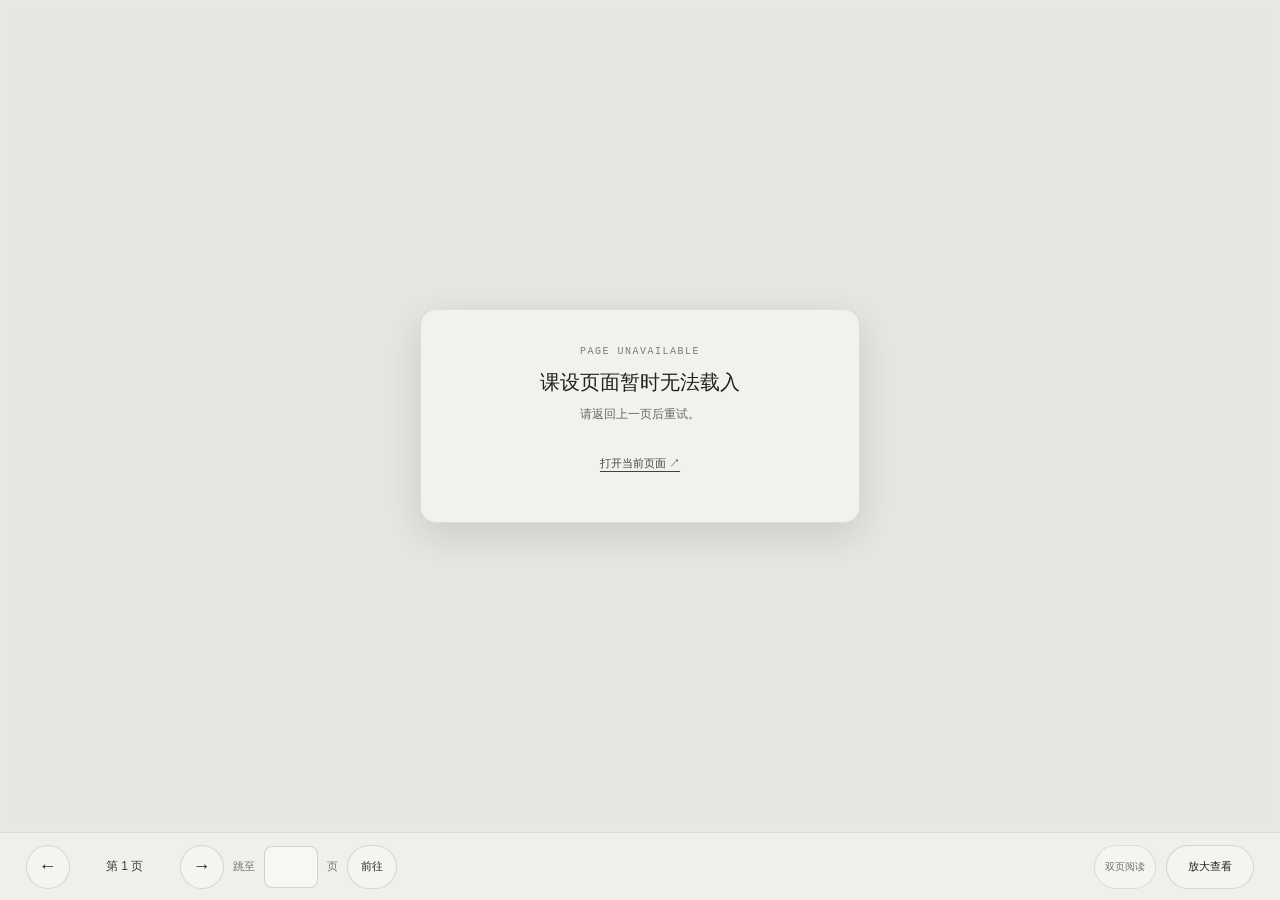
<file: coursework-flipbook.html>
<!doctype html>
<html lang="zh-CN">
<head>
  <meta charset="utf-8">
  <meta name="viewport" content="width=device-width,initial-scale=1,viewport-fit=cover,user-scalable=no">
  <meta name="theme-color" content="#e9e7e1">
  <title>其他课设 · 翻页阅读器</title>
  <link rel="stylesheet" href="./assets/new/game-flipbook.css">
  <link rel="stylesheet" href="./assets/new/coursework-flipbook.css">
</head>
<body>
  <main class="reader-shell coursework-reader" id="reader-shell" aria-label="课设翻页阅读器">
    <section class="reader-stage" id="reader-stage" aria-label="课设页面">
      <div class="book" id="book" aria-label="课设页面" hidden></div>
      <div class="zoom-layer" id="zoom-layer" hidden aria-label="页面放大查看">
        <div class="zoom-toolbar" aria-label="放大查看控制">
          <button type="button" data-zoom-size="fit" aria-pressed="true">适应窗口</button>
          <button type="button" data-zoom-size="1" aria-pressed="false">100%</button>
          <button type="button" data-zoom-size="2" aria-pressed="false">200%</button>
          <button type="button" id="zoom-page-left" class="zoom-page-select" aria-label="放大左页">左页</button>
          <button type="button" id="zoom-page-right" class="zoom-page-select" aria-label="放大右页">右页</button>
          <span class="zoom-current-page" id="zoom-current-page">第 1 页</span>
          <button type="button" class="zoom-close" id="zoom-close">退出放大</button>
        </div>
        <div class="zoom-view" id="zoom-view" data-fit="true" tabindex="0" aria-label="可滚动查看完整页面">
          <img class="zoom-image" id="zoom-image" alt="课设页面放大查看" draggable="false">
        </div>
      </div>
      <div class="reader-error" id="reader-error" hidden role="alert">
        <div class="reader-error-card">
          <div class="reader-error-kicker">PAGE UNAVAILABLE</div>
          <h1 id="reader-error-title">页面暂时无法载入</h1>
          <p id="reader-error-copy">请重试，或在新窗口打开当前页面图。</p>
          <div class="reader-error-actions"><button type="button" id="reader-retry">重试此页</button><a id="reader-open-current" href="#" target="_blank" rel="noopener">打开当前页面 ↗</a></div>
        </div>
      </div>
    </section>
    <footer class="reader-controls">
      <div class="reader-page-controls" aria-label="页面导航">
        <button class="reader-arrow" id="reader-prev" type="button" aria-label="上一页">←</button>
        <div class="reader-page-readout" id="reader-page-readout" aria-live="polite">第 1 页</div>
        <button class="reader-arrow" id="reader-next" type="button" aria-label="下一页">→</button>
        <label class="reader-jump-label" for="reader-jump">跳至</label>
        <input class="reader-jump-input" id="reader-jump" type="number" min="1" max="1" inputmode="numeric" aria-label="跳转到课设页码">
        <span class="reader-jump-suffix">页</span>
        <button class="reader-jump-button" id="reader-jump-button" type="button">前往</button>
      </div>
      <div class="reader-tools">
        <button class="reader-mode" id="reader-mode" type="button" aria-label="切换到双页阅读">双页阅读</button>
        <button class="reader-zoom-toggle" id="reader-zoom-toggle" type="button" aria-pressed="false">放大查看</button>
      </div>
    </footer>
    <div class="reader-live" id="reader-live" aria-live="polite"></div>
  </main>
  <script src="./vendor/page-flip-2.0.7/page-flip.browser.js"></script>
  <script src="./assets/new/coursework-book-loader.js"></script>
</body>
</html>
</file>
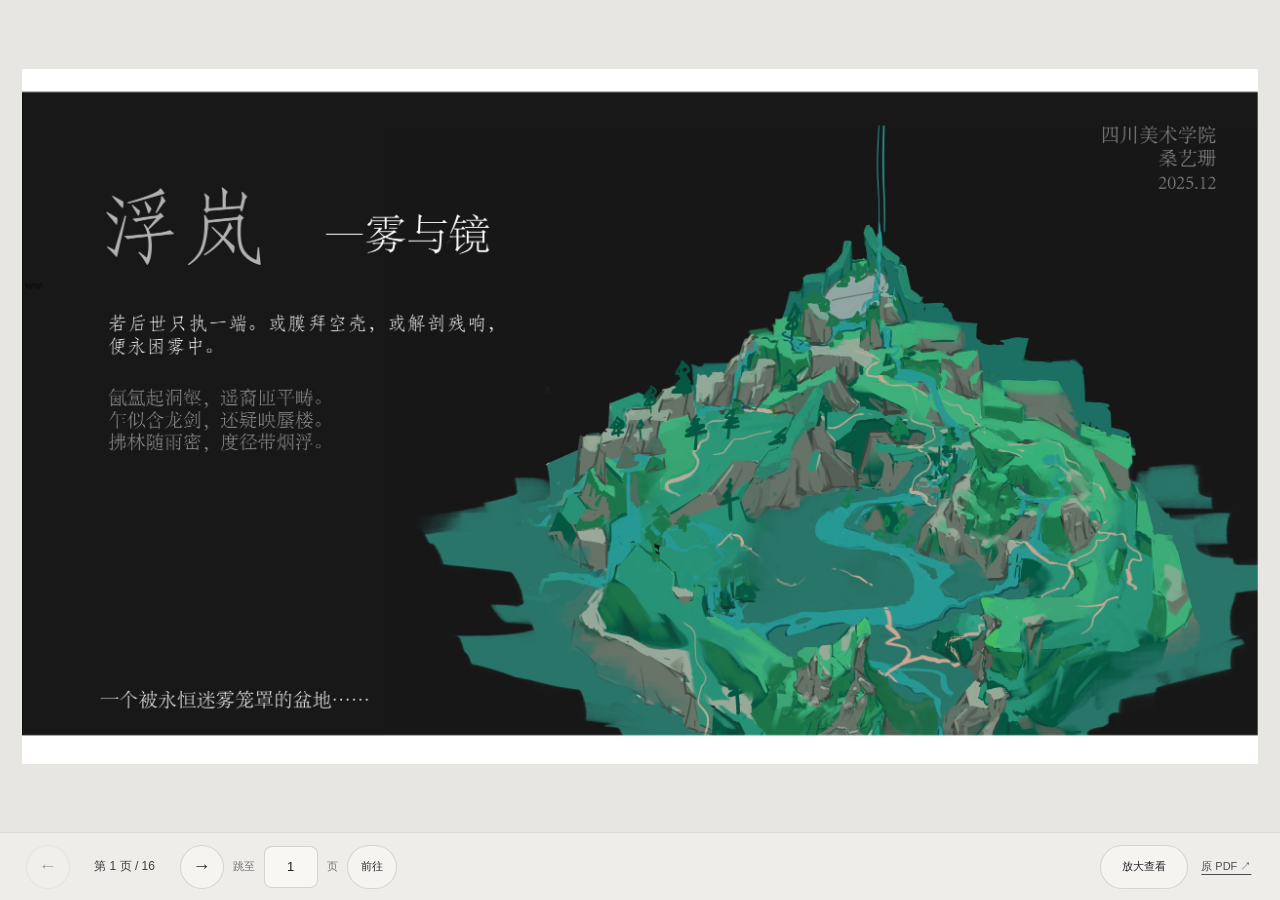
<file: game-flipbook.html>
<!doctype html>
<html lang="zh-CN">
<head>
  <meta charset="utf-8">
  <meta name="viewport" content="width=device-width,initial-scale=1,viewport-fit=cover,user-scalable=no">
  <meta name="theme-color" content="#e7e6e2">
  <title>浮岚——雾与镜 · 策划案阅读器</title>
  <link rel="stylesheet" href="./assets/new/game-flipbook.css">
</head>
<body>
  <main class="reader-shell" aria-label="游戏策划案翻页阅读器">
    <section class="reader-stage" id="reader-stage" aria-label="策划案页面">
      <div class="book" id="book" aria-label="16 页策划案">
        <article class="page" data-page="1"><img data-src="./assets/new/game-page-01.jpg" alt="策划案第 1 页" draggable="false"></article>
        <article class="page" data-page="2"><img data-src="./assets/new/game-page-02.jpg" alt="策划案第 2 页" draggable="false"></article>
        <article class="page" data-page="3"><img data-src="./assets/new/game-page-03.jpg" alt="策划案第 3 页" draggable="false"></article>
        <article class="page" data-page="4"><img data-src="./assets/new/game-page-04.jpg" alt="策划案第 4 页" draggable="false"></article>
        <article class="page" data-page="5"><img data-src="./assets/new/game-page-05.jpg" alt="策划案第 5 页" draggable="false"></article>
        <article class="page" data-page="6"><img data-src="./assets/new/game-page-06.jpg" alt="策划案第 6 页" draggable="false"></article>
        <article class="page" data-page="7"><img data-src="./assets/new/game-page-07.jpg" alt="策划案第 7 页" draggable="false"></article>
        <article class="page" data-page="8"><img data-src="./assets/new/game-page-08.jpg" alt="策划案第 8 页" draggable="false"></article>
        <article class="page" data-page="9"><img data-src="./assets/new/game-page-09.jpg" alt="策划案第 9 页" draggable="false"></article>
        <article class="page" data-page="10"><img data-src="./assets/new/game-page-10.jpg" alt="策划案第 10 页" draggable="false"></article>
        <article class="page" data-page="11"><img data-src="./assets/new/game-page-11.jpg" alt="策划案第 11 页" draggable="false"></article>
        <article class="page" data-page="12"><img data-src="./assets/new/game-page-12.jpg" alt="策划案第 12 页" draggable="false"></article>
        <article class="page" data-page="13"><img data-src="./assets/new/game-page-13.jpg" alt="策划案第 13 页" draggable="false"></article>
        <article class="page" data-page="14"><img data-src="./assets/new/game-page-14.jpg" alt="策划案第 14 页" draggable="false"></article>
        <article class="page" data-page="15"><img data-src="./assets/new/game-page-15.jpg" alt="策划案第 15 页" draggable="false"></article>
        <article class="page" data-page="16"><img data-src="./assets/new/game-page-16.jpg" alt="策划案第 16 页" draggable="false"></article>
      </div>
      <div class="zoom-layer" id="zoom-layer" hidden aria-label="原尺寸页面查看">
        <div class="zoom-toolbar" aria-label="放大查看控制">
          <button type="button" data-zoom-size="fit" aria-pressed="true">适应窗口</button>
          <button type="button" data-zoom-size="1" aria-pressed="false">100%</button>
          <button type="button" data-zoom-size="2" aria-pressed="false">200%</button>
          <span class="zoom-current-page" id="zoom-current-page">第 1 页</span>
          <button type="button" class="zoom-close" id="zoom-close">退出放大</button>
        </div>
        <div class="zoom-view" id="zoom-view" data-fit="true" tabindex="0" aria-label="可滚动查看原尺寸页面">
          <img class="zoom-image" id="zoom-image" alt="策划案页面放大查看" draggable="false">
        </div>
      </div>
      <div class="reader-error" id="reader-error" hidden role="alert">
        <div class="reader-error-card">
          <div class="reader-error-kicker">PAGE UNAVAILABLE</div>
          <h1 id="reader-error-title">页面暂时无法载入</h1>
          <p id="reader-error-copy">请重试，或在新窗口打开原 PDF。</p>
          <div class="reader-error-actions"><button type="button" id="reader-retry">重试此页</button><a href="./assets/new/game-plan-16-pages.pdf" target="_blank" rel="noopener">打开原 PDF ↗</a></div>
        </div>
      </div>
    </section>
    <footer class="reader-controls">
      <div class="reader-page-controls" aria-label="页面导航">
        <button class="reader-arrow" id="reader-prev" type="button" aria-label="上一页">←</button>
        <div class="reader-page-readout" id="reader-page-readout" aria-live="polite">第 1 页 / 16</div>
        <button class="reader-arrow" id="reader-next" type="button" aria-label="下一页">→</button>
        <label class="reader-jump-label" for="reader-jump">跳至</label>
        <input class="reader-jump-input" id="reader-jump" type="number" min="1" max="16" inputmode="numeric" aria-label="跳转到策划案页码">
        <span class="reader-jump-suffix">页</span>
        <button class="reader-jump-button" id="reader-jump-button" type="button">前往</button>
      </div>
      <div class="reader-tools">
        <button class="reader-mode" id="reader-mode" type="button" aria-label="切换到双页总览">双页总览</button>
        <button class="reader-zoom-toggle" id="reader-zoom-toggle" type="button" aria-pressed="false">放大查看</button>
        <a class="reader-pdf-link" href="./assets/new/game-plan-16-pages.pdf" target="_blank" rel="noopener">原 PDF ↗</a>
      </div>
    </footer>
    <div class="reader-live" id="reader-live" aria-live="polite"></div>
  </main>
  <script src="./vendor/page-flip-2.0.7/page-flip.browser.js"></script>
  <script src="./assets/new/game-flipbook.js"></script>
</body>
</html>
</file>
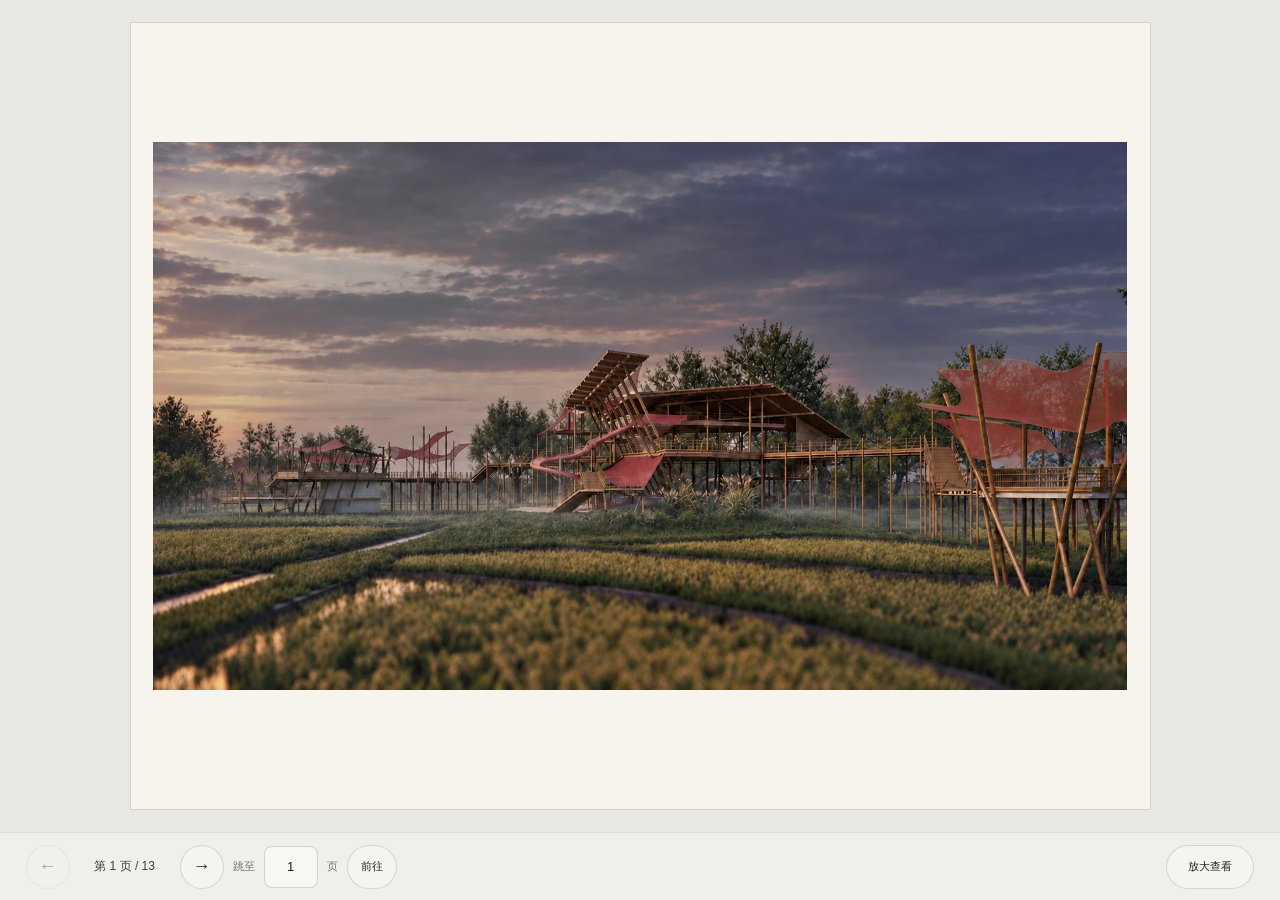
<file: salt-flipbook.html>
<!doctype html>
<html lang="zh-CN">
<head>
  <meta charset="utf-8">
  <meta name="viewport" content="width=device-width,initial-scale=1,viewport-fit=cover,user-scalable=no">
  <meta name="theme-color" content="#e9e7e1">
  <title>稻香虾跃处 · 空间影集</title>
  <link rel="stylesheet" href="./assets/new/game-flipbook.css">
  <link rel="stylesheet" href="./assets/new/salt-flipbook.css">
</head>
<body>
  <main class="reader-shell" aria-label="稻香虾跃处空间影集翻页阅读器">
    <section class="reader-stage" id="reader-stage" aria-label="空间影集页面">
      <div class="book" id="book" aria-label="13 页空间影集">
        <article class="page" data-page="1"><img data-src="./assets/new/salt-album-01.webp" alt="稻香虾跃处空间场景，第 1 页" draggable="false"></article>
        <article class="page" data-page="2"><img data-src="./assets/new/salt-album-02.webp" alt="稻香虾跃处空间场景，第 2 页" draggable="false"></article>
        <article class="page" data-page="3"><img data-src="./assets/new/salt-album-03.webp" alt="稻香虾跃处空间场景，第 3 页" draggable="false"></article>
        <article class="page" data-page="4"><img data-src="./assets/new/salt-album-04.webp" alt="稻香虾跃处空间场景，第 4 页" draggable="false"></article>
        <article class="page" data-page="5"><img data-src="./assets/new/salt-album-05.webp" alt="稻香虾跃处空间场景，第 5 页" draggable="false"></article>
        <article class="page" data-page="6"><img data-src="./assets/new/salt-album-06.webp" alt="稻香虾跃处空间场景，第 6 页" draggable="false"></article>
        <article class="page" data-page="7"><img data-src="./assets/new/salt-album-07.webp" alt="稻香虾跃处空间场景，第 7 页" draggable="false"></article>
        <article class="page" data-page="8"><img data-src="./assets/new/salt-album-08.webp" alt="稻香虾跃处空间场景，第 8 页" draggable="false"></article>
        <article class="page" data-page="9"><img data-src="./assets/new/salt-album-09.webp" alt="稻香虾跃处空间场景，第 9 页" draggable="false"></article>
        <article class="page" data-page="10"><img data-src="./assets/new/salt-album-10.webp" alt="稻香虾跃处空间场景，第 10 页" draggable="false"></article>
        <article class="page" data-page="11"><img data-src="./assets/new/salt-album-11.webp" alt="稻香虾跃处空间场景，第 11 页" draggable="false"></article>
        <article class="page" data-page="12"><img data-src="./assets/new/salt-album-12.webp" alt="稻香虾跃处空间场景，第 12 页" draggable="false"></article>
        <article class="page" data-page="13"><img data-src="./assets/new/salt-album-13.webp" alt="稻香虾跃处空间场景，第 13 页" draggable="false"></article>
      </div>
      <div class="zoom-layer" id="zoom-layer" hidden aria-label="空间场景放大查看">
        <div class="zoom-toolbar" aria-label="放大查看控制">
          <button type="button" data-zoom-size="fit" aria-pressed="true">适应窗口</button>
          <button type="button" data-zoom-size="1" aria-pressed="false">100%</button>
          <button type="button" data-zoom-size="2" aria-pressed="false">200%</button>
          <button type="button" id="zoom-page-left" class="zoom-page-select" aria-label="放大左页">左页</button>
          <button type="button" id="zoom-page-right" class="zoom-page-select" aria-label="放大右页">右页</button>
          <span class="zoom-current-page" id="zoom-current-page">第 1 页</span>
          <button type="button" class="zoom-close" id="zoom-close">退出放大</button>
        </div>
        <div class="zoom-view" id="zoom-view" data-fit="true" tabindex="0" aria-label="可滚动查看空间场景">
          <img class="zoom-image" id="zoom-image" alt="空间影集页面放大查看" draggable="false">
        </div>
      </div>
      <div class="reader-error" id="reader-error" hidden role="alert">
        <div class="reader-error-card">
          <div class="reader-error-kicker">PAGE UNAVAILABLE</div>
          <h1 id="reader-error-title">页面暂时无法载入</h1>
          <p id="reader-error-copy">请重试，或在新窗口打开当前 WebP。</p>
          <div class="reader-error-actions"><button type="button" id="reader-retry">重试此页</button><a id="reader-open-current" href="./assets/new/salt-album-01.webp" target="_blank" rel="noopener">打开当前 WebP ↗</a></div>
        </div>
      </div>
    </section>
    <footer class="reader-controls">
      <div class="reader-page-controls" aria-label="页面导航">
        <button class="reader-arrow" id="reader-prev" type="button" aria-label="上一页">←</button>
        <div class="reader-page-readout" id="reader-page-readout" aria-live="polite">第 1 页 / 13</div>
        <button class="reader-arrow" id="reader-next" type="button" aria-label="下一页">→</button>
        <label class="reader-jump-label" for="reader-jump">跳至</label>
        <input class="reader-jump-input" id="reader-jump" type="number" min="1" max="13" inputmode="numeric" aria-label="跳转到空间影集页码">
        <span class="reader-jump-suffix">页</span>
        <button class="reader-jump-button" id="reader-jump-button" type="button">前往</button>
      </div>
      <div class="reader-tools">
        <button class="reader-mode" id="reader-mode" type="button" aria-label="切换到双页阅读">双页阅读</button>
        <button class="reader-zoom-toggle" id="reader-zoom-toggle" type="button" aria-pressed="false">放大查看</button>
      </div>
    </footer>
    <div class="reader-live" id="reader-live" aria-live="polite"></div>
  </main>
  <script src="./vendor/page-flip-2.0.7/page-flip.browser.js"></script>
  <script src="./assets/new/salt-flipbook.js"></script>
</body>
</html>
</file>
<file: assets/new/game-flipbook.css>
:root{color-scheme:light;font-family:Arial,"Microsoft YaHei",sans-serif;color:#202023;background:#e7e6e2;font-synthesis:none;text-rendering:optimizeLegibility;-webkit-font-smoothing:antialiased}
*{box-sizing:border-box}
html,body{width:100%;height:100%;margin:0;overflow:hidden;background:#e7e6e2}
body{font-size:13px}
button,input,a{font:inherit}
button{color:inherit}
.reader-shell{position:relative;display:flex;flex-direction:column;width:100%;height:100dvh;min-height:0;overflow:hidden;background:#e7e6e2}
.reader-stage{position:relative;display:grid;place-items:center;flex:1 1 auto;min-width:0;min-height:0;padding:clamp(8px,1.7vw,22px);overflow:hidden;background:#e7e6e2}
.book{position:relative;width:auto;height:auto;max-width:100%;max-height:100%;margin:auto}
.static-book[hidden],.book[hidden]{display:none!important}
.page{overflow:hidden;background:#111113;color:#fff;user-select:none;-webkit-user-select:none}
.page img{display:block;width:100%;height:100%;max-width:none;object-fit:contain;background:#111113;pointer-events:none;user-select:none;-webkit-user-drag:none}
.stf__parent{margin:auto;overflow:visible}
.stf__wrapper{width:100%;height:100%;margin:auto}
.stf__block{overflow:visible}
.stf__item{background:#111113}
.static-book{display:grid;place-items:center;gap:clamp(8px,1.2vw,18px);width:100%;height:100%;min-width:0;min-height:0}
.static-book[data-mode="single"]{grid-template-columns:minmax(0,min(100%,calc((100dvh - 170px)*1.7777778)))}
.static-book[data-mode="spread"]{grid-template-columns:repeat(2,minmax(0,1fr))}
.static-book .page{position:relative;display:block;width:100%;height:auto;aspect-ratio:16/9;box-shadow:0 12px 30px #1414162b}
.static-book .page img{aspect-ratio:16/9}
.reader-controls{position:relative;z-index:3;display:flex;align-items:center;justify-content:space-between;gap:18px;min-height:68px;padding:8px clamp(14px,2vw,28px);border-top:1px solid #17171714;background:#eeede9;color:#252529}
.reader-page-controls,.reader-tools{display:flex;align-items:center;gap:9px;min-width:0}
.reader-arrow,.reader-jump-button,.reader-zoom-toggle,.zoom-toolbar button,.reader-error-actions button{min-width:44px;min-height:44px;border:1px solid #27272a27;border-radius:999px;background:#f5f4f1;color:#242428;cursor:pointer;transition:background .18s,border-color .18s,color .18s}
.reader-arrow{width:44px;height:44px;padding:0;font-size:18px}
.reader-arrow:hover,.reader-jump-button:hover,.reader-zoom-toggle:hover,.zoom-toolbar button:hover,.reader-error-actions button:hover{background:#202023;border-color:#202023;color:#f8f7f4}
.reader-arrow:disabled,.reader-jump-button:disabled{opacity:.38;cursor:default}
.reader-arrow:disabled:hover,.reader-jump-button:disabled:hover{background:#f5f4f1;border-color:#27272a27;color:#242428}
.reader-page-readout{min-width:92px;text-align:center;font-size:12px;font-variant-numeric:tabular-nums;color:#3e3d43;white-space:nowrap}
.reader-jump-label,.reader-jump-suffix{font-size:11px;color:#737279;white-space:nowrap}
.reader-jump-input{width:54px;height:42px;padding:0 7px;border:1px solid #27272a2c;border-radius:8px;background:#f8f7f4;color:#202023;text-align:center;font-variant-numeric:tabular-nums;appearance:textfield;-moz-appearance:textfield}
.reader-jump-input::-webkit-inner-spin-button,.reader-jump-input::-webkit-outer-spin-button{margin:0;-webkit-appearance:none}
.reader-jump-input:focus-visible,.reader-jump-button:focus-visible,.reader-arrow:focus-visible,.reader-zoom-toggle:focus-visible,.reader-pdf-link:focus-visible,.zoom-toolbar button:focus-visible,.reader-error-actions a:focus-visible{outline:2px solid #55545a;outline-offset:3px}
.reader-jump-button{min-width:48px;padding:0 13px;font-size:11px}
.reader-tools{gap:10px}
.reader-mode{padding:7px 10px;border:1px solid #27272a20;border-radius:999px;color:#706f74;font-size:10px;white-space:nowrap}
.reader-mode{min-height:44px;background:#f5f4f1;cursor:pointer}
.reader-mode[hidden]{display:none}
.reader-mode:hover{background:#202023;border-color:#202023;color:#f8f7f4}
.reader-mode:focus-visible{outline:2px solid #55545a;outline-offset:3px}
.reader-zoom-toggle{min-width:88px;padding:0 13px;font-size:11px;white-space:nowrap}
.reader-zoom-toggle[aria-pressed="true"]{background:#202023;border-color:#202023;color:#f8f7f4}
.reader-pdf-link{display:inline-flex;align-items:center;justify-content:center;min-height:44px;padding:0 3px;color:#4e4d52;font-size:11px;text-decoration:underline;text-underline-offset:4px;white-space:nowrap}
.reader-live{position:absolute;width:1px;height:1px;padding:0;margin:-1px;overflow:hidden;clip:rect(0,0,0,0);white-space:nowrap;border:0}
.zoom-layer{position:absolute;z-index:5;inset:0;display:flex;flex-direction:column;background:#e4e3df}
.zoom-layer[hidden],.reader-error[hidden]{display:none}
.zoom-toolbar{display:flex;align-items:center;justify-content:center;flex:0 0 auto;gap:7px;min-height:54px;padding:5px 9px;border-bottom:1px solid #17171719;background:#eeede9}
.zoom-toolbar button{min-width:58px;padding:0 11px;font-size:10px;white-space:nowrap}
.zoom-toolbar button[aria-pressed="true"]{background:#222226;color:#f7f6f2;border-color:#222226}
.zoom-toolbar .zoom-close{min-width:76px}
.zoom-current-page{min-width:61px;text-align:center;font-size:10px;color:#68676d;white-space:nowrap}
.zoom-view{position:relative;display:grid;flex:1 1 auto;place-items:center;min-width:0;min-height:0;padding:12px;overflow:auto;overscroll-behavior:contain;touch-action:pan-x pan-y;background:#deddd9}
.zoom-view[data-fit="false"]{display:block;padding:0}
.zoom-image{display:block;width:auto;height:auto;max-width:none;max-height:none;background:#111113;box-shadow:0 10px 28px #1113;user-select:none;-webkit-user-drag:none}
.reader-error{position:absolute;z-index:8;inset:10px;display:grid;place-items:center;background:#e7e6e2ed}
.reader-error-card{width:min(100%,440px);padding:clamp(20px,4vw,36px);border:1px solid #20202318;border-radius:16px;background:#f1f0ec;box-shadow:0 12px 40px #1112;text-align:center}
.reader-error-kicker{font:10px "Courier New",monospace;letter-spacing:.15em;color:#7c7b80}
.reader-error-card h1{font-size:20px;font-weight:500;margin:12px 0 8px}
.reader-error-card p{font-size:12px;line-height:1.7;color:#66656a;margin:0 0 17px}
.reader-error-actions{display:flex;align-items:center;justify-content:center;gap:10px;flex-wrap:wrap}
.reader-error-actions button{padding:0 16px}
.reader-error-actions a{display:inline-flex;align-items:center;min-height:44px;color:#424147;font-size:11px;text-decoration:underline;text-underline-offset:4px}
@media(max-width:560px){
  .reader-stage{padding:6px}
  .reader-controls{min-height:108px;flex:0 0 auto;flex-wrap:wrap;justify-content:center;gap:2px 8px;padding:6px 8px max(8px,env(safe-area-inset-bottom,8px))}
  .reader-page-controls{width:100%;justify-content:center;gap:5px}
  .reader-page-readout{min-width:80px;font-size:11px}
  .reader-jump-label{margin-left:2px}
  .reader-jump-input{width:48px;height:40px}
  .reader-jump-button{min-width:44px;height:40px;padding:0 10px}
  .reader-tools{width:100%;justify-content:center;gap:9px}
  .reader-mode{padding:5px 8px;font-size:9px}
  .reader-zoom-toggle{min-height:40px;min-width:84px}
  .reader-pdf-link{min-height:40px}
  .zoom-toolbar{justify-content:space-around;gap:4px;padding:4px 5px;min-height:52px}
  .zoom-toolbar button{min-width:50px;padding:0 8px;font-size:9px}
  .zoom-toolbar .zoom-close{min-width:67px}
  .zoom-current-page{min-width:50px;font-size:9px}
  .zoom-view{padding:6px}
  .zoom-view[data-fit="false"]{padding:0}
}
@media(prefers-reduced-motion:reduce){*,*::before,*::after{scroll-behavior:auto!important;transition:none!important;animation:none!important}}
</file>
<file: assets/new/coursework-flipbook.css>
/* Coursework pages use the same reader controls and book interaction as the existing project albums. */
:root{background:#e9e7e1}
html,body,.reader-shell,.reader-stage{background:#e9e7e1}
.reader-controls,.zoom-toolbar{background:#f0efeb}
.coursework-reader .book,.coursework-reader .page,.coursework-reader .stf__item{background:#f7f4ed;color:#242320}
.coursework-reader .page,.coursework-reader .stf__item{border:1px solid #d3d0c8}
.coursework-reader .page img{object-fit:contain;background:#f7f4ed;padding:2.2%}
.coursework-reader .static-book[data-mode="single"]{grid-template-columns:minmax(0,min(100%,calc((100dvh - 170px)*1.7777778)))}
.coursework-reader .static-book .page{aspect-ratio:16/9;box-shadow:0 12px 30px #5c574d26}
.coursework-reader .static-book .page img{aspect-ratio:16/9}
.coursework-reader .zoom-layer{background:#e9e7e1}
.coursework-reader .zoom-view{background:#e1dfd8}
.coursework-reader .zoom-image{background:#f7f4ed}
.coursework-reader .reader-error{background:#e9e7e1ed}
.coursework-reader .reader-error-card{background:#f3f1eb}
.coursework-reader .zoom-page-select[hidden]{display:none}
.coursework-reader .reader-error-actions a{white-space:nowrap}
.coursework-reader .reader-fallback-note{background:#f3f1eb}
@media(max-width:560px){.coursework-reader .static-book[data-mode="single"]{grid-template-columns:minmax(0,min(100%,calc((100dvh - 160px)*1.7777778)))}}
</file>
<file: assets/new/salt-flipbook.css>
/* Salt project reader overrides layered on the shared game flipbook stylesheet. */
:root{background:#e9e7e1}
html,body,.reader-shell,.reader-stage{background:#e9e7e1}
.reader-controls,.zoom-toolbar{background:#f0efeb}
.book,.page,.stf__item{background:#f7f4ed;color:#242320}
.page,.stf__item{border:1px solid #d3d0c8}
.page img{object-fit:contain;background:#f7f4ed;padding:2.2%}
.static-book[data-mode="single"]{grid-template-columns:minmax(0,min(100%,calc((100dvh - 170px)*1.295)))}
.static-book .page{aspect-ratio:1.295;box-shadow:0 12px 30px #5c574d26}
.static-book .page img{aspect-ratio:1.295}
.zoom-layer{background:#e9e7e1}
.zoom-view{background:#e1dfd8}
.zoom-image{background:#f7f4ed}
.reader-error{background:#e9e7e1ed}
.reader-error-card{background:#f3f1eb}
.zoom-page-select[hidden]{display:none}
.reader-error-actions a{white-space:nowrap}
.reader-fallback-note{position:absolute;z-index:2;top:10px;left:50%;transform:translateX(-50%);padding:7px 12px;border:1px solid #25252922;border-radius:999px;background:#f3f1eb;color:#55545a;font-size:10px;white-space:nowrap}
@media(max-width:560px){.static-book[data-mode="single"]{grid-template-columns:minmax(0,min(100%,calc((100dvh - 160px)*1.295)))}}
</file>
